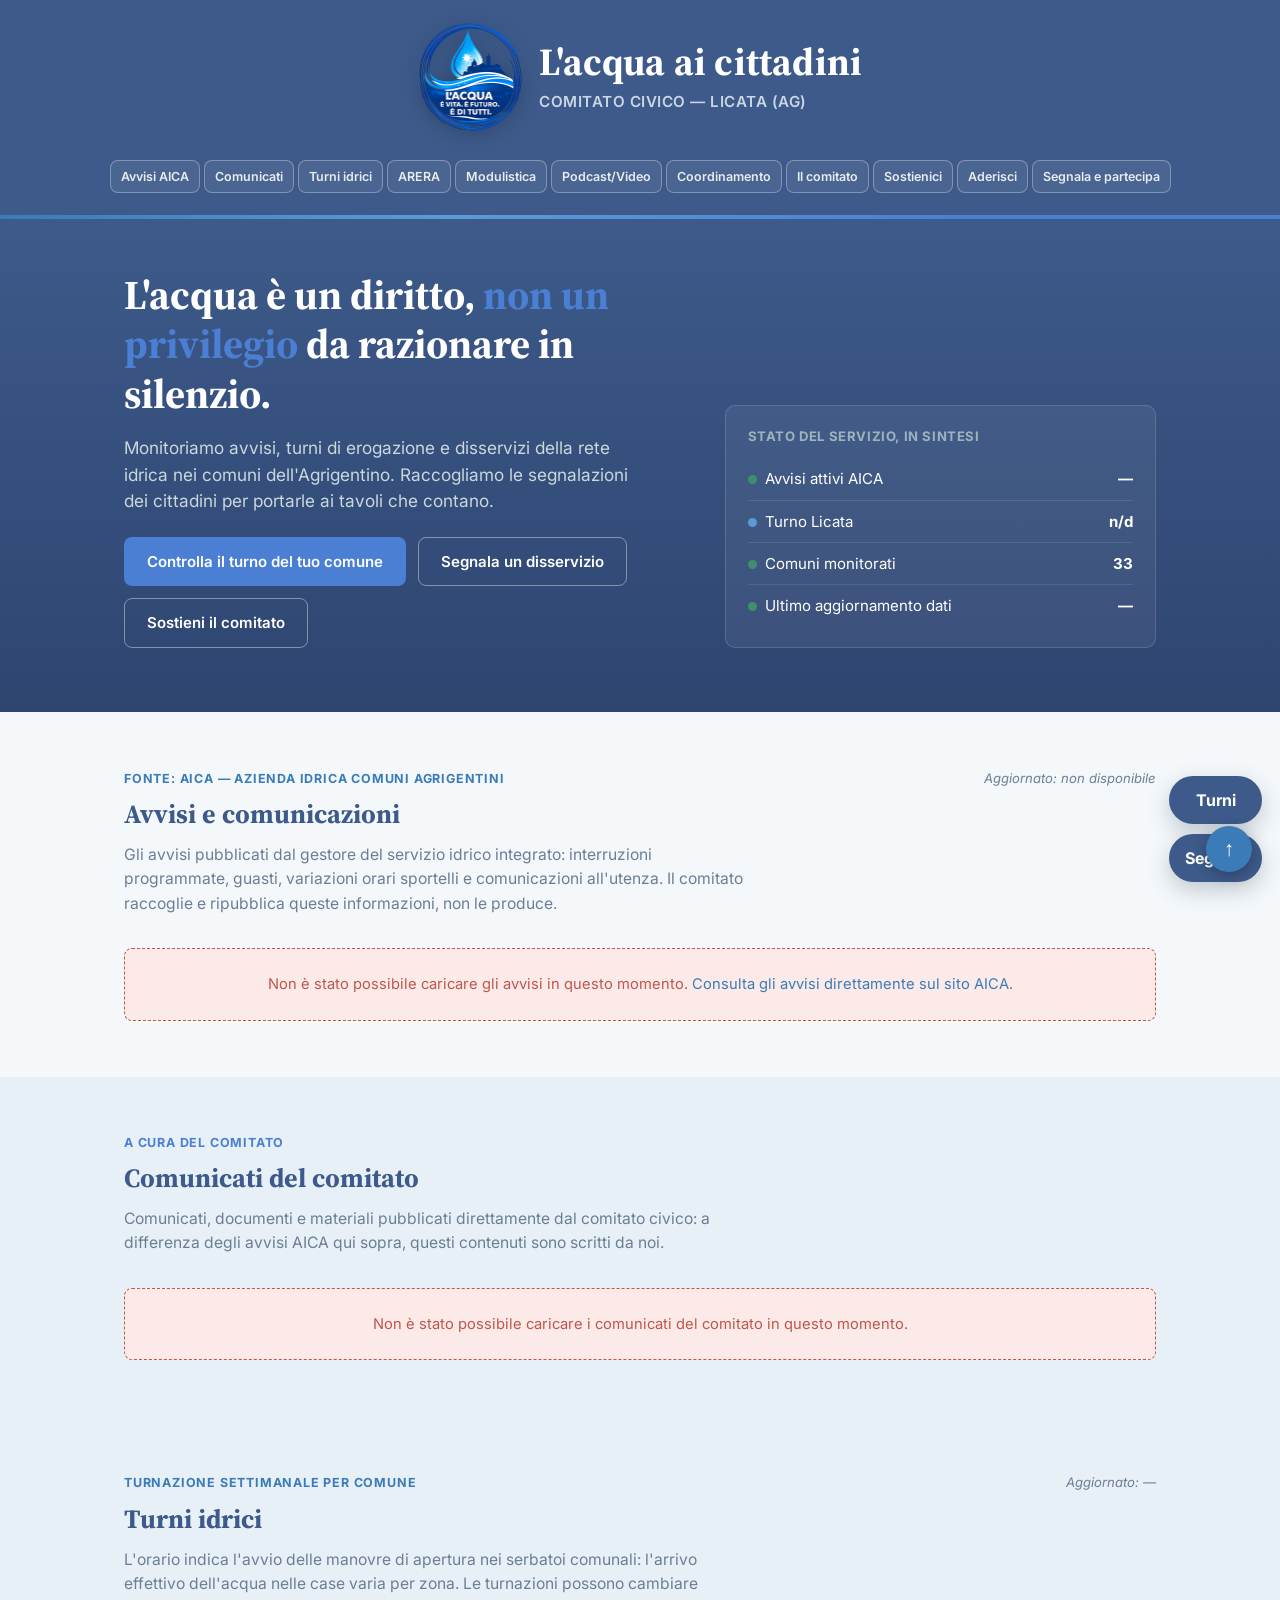
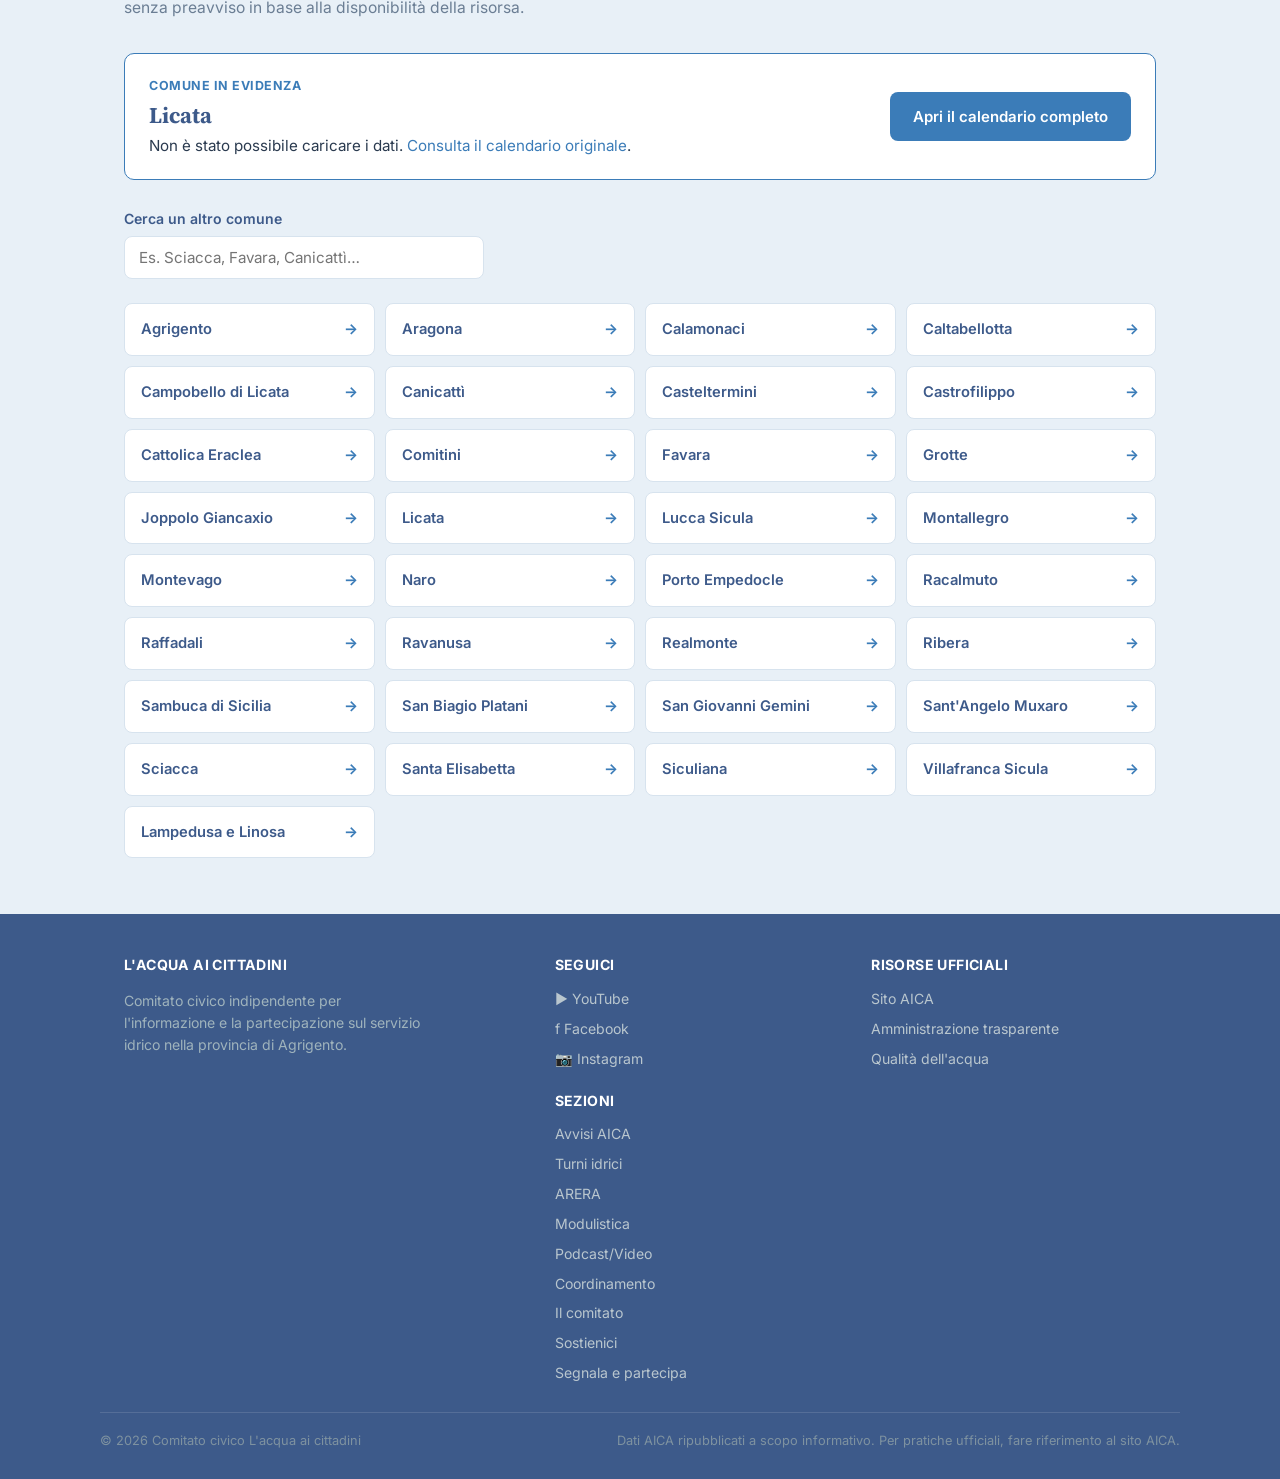
<file: index.html>
<!DOCTYPE html>
<html lang="it">
<head>
<meta charset="UTF-8">
<meta name="viewport" content="width=device-width, initial-scale=1.0">
<title>L'acqua ai cittadini — Comitato civico</title>
<meta name="description" content="Comitato civico L'acqua ai cittadini: avvisi AICA, turni idrici dei comuni agrigentini, segnalazioni e modulistica.">
<meta name="theme-color" content="#3D5A8A">
<meta name="robots" content="index,follow">
<link rel="canonical" href="https://lacquaaicittadini.it/">
<meta property="og:type" content="website">
<meta property="og:locale" content="it_IT">
<meta property="og:title" content="L'acqua ai cittadini — Comitato civico">
<meta property="og:description" content="Avvisi AICA, turni idrici, comunicati, modulistica e segnalazioni dei cittadini della provincia di Agrigento.">
<meta property="og:url" content="https://lacquaaicittadini.it/">
<meta name="twitter:card" content="summary_large_image">
<link rel="preconnect" href="https://fonts.googleapis.com">
<link rel="preconnect" href="https://fonts.gstatic.com" crossorigin>
<link href="https://fonts.googleapis.com/css2?family=Source+Serif+4:opsz,wght@8..60,400;8..60,600;8..60,700&family=Inter:wght@400;500;600;700&display=swap" rel="stylesheet">
<style>
  :root{
    --blu-marina:#3D5A8A;
    --blu-marina-scuro:#2E4570;
    --petrolio:#3B7CB8;
    --petrolio-chiaro:#5B9BD5;
    --accento:#4A7FD4;
    --accento-scuro:#3864B0;
    --avorio:#F4F8FB;
    --avorio-scuro:#E8F0F7;
    --bianco:#FFFFFF;
    --testo:#2A3A4F;
    --testo-tenue:#6B7E94;
    --confine:#D7E3EE;
    --critico:#C0564B;
    --critico-bg:#FBEAE7;
    --ok:#3F8F6F;
    --ok-bg:#E9F5EC;
    --radius:8px;
    --serif:'Source Serif 4', Georgia, serif;
    --sans:'Inter', system-ui, -apple-system, sans-serif;
  }

  *{box-sizing:border-box;}
  html{scroll-behavior:smooth;}
  body{
    margin:0;
    font-family:var(--sans);
    background:var(--avorio);
    color:var(--testo);
    line-height:1.55;
  }
  img{max-width:100%;display:block;}
  a{color:var(--petrolio);text-decoration:none;}
  a:hover{text-decoration:underline;}
  a:focus-visible, button:focus-visible, input:focus-visible, textarea:focus-visible, select:focus-visible{
    outline:3px solid var(--accento);
    outline-offset:2px;
  }

  .wrap{max-width:1080px;margin:0 auto;padding:0 24px;}

  /* ===== Barra annuncio critico (mostrata solo se ci sono avvisi urgenti) ===== */
  #barra-urgente{
    display:none;
    background:var(--critico);
    color:#fff;
    font-size:.92rem;
    font-weight:600;
    text-align:center;
    padding:10px 16px;
  }
  #barra-urgente a{color:#fff;text-decoration:underline;}

  /* ===== Header ===== */
  header.principale{
    background:var(--blu-marina);
    color:#fff;
    position:relative;
  }
  header.principale::after{
    content:"";
    display:block;
    height:4px;
    background:linear-gradient(90deg, var(--petrolio) 0%, var(--petrolio-chiaro) 35%, var(--accento) 75%, var(--accento) 100%);
  }
  .header-interno{
    display:flex;
    align-items:center;
    justify-content:center;
    padding:22px 24px;
    gap:28px;
    flex-wrap:wrap;
  }
  .logo-blocco{display:flex;align-items:center;gap:16px;}
  .logo-immagine{
    height:110px;width:auto;flex-shrink:0;
    filter:drop-shadow(0 3px 10px rgba(0,0,0,0.25));
  }
  .logo-testo h1{
    font-family:var(--serif);
    font-size:2.4rem;
    font-weight:700;
    margin:0;
    letter-spacing:.2px;
    line-height:1.15;
  }
  .logo-testo p{
    margin:6px 0 0;
    font-size:.95rem;
    color:#C9D6E4;
    letter-spacing:.5px;
    text-transform:uppercase;
    font-weight:600;
  }
  nav.principale{display:flex;gap:4px;flex-wrap:wrap;justify-content:center;width:100%;}
  nav.principale a{
    color:#E7ECEE;
    font-size:.78rem;
    font-weight:600;
    padding:6px 10px;
    border-radius:var(--radius);
    border:1.5px solid rgba(255,255,255,0.30);
    background:rgba(255,255,255,0.07);
    transition:background .15s ease, border-color .15s ease;
    white-space:nowrap;
  }
  nav.principale a:hover{
    background:rgba(255,255,255,0.18);
    border-color:rgba(255,255,255,0.60);
    text-decoration:none;
  }

  /* ===== Navigazione a "pagine": una sezione alla volta ===== */
  .pagina-nascosta{display:none !important;}
  nav.principale a.voce-attiva{
    background:rgba(255,255,255,0.28);
    border-color:rgba(255,255,255,0.85);
  }
  .logo-blocco{cursor:pointer;}

  /* ===== Paginazione elenchi ===== */
  .paginazione{
    display:flex;flex-wrap:wrap;gap:6px;justify-content:center;align-items:center;
    margin-top:22px;
  }
  .paginazione button{
    font:inherit;font-size:.85rem;font-weight:600;cursor:pointer;
    min-width:38px;padding:7px 12px;border-radius:var(--radius);
    border:1.5px solid var(--confine);background:#fff;color:var(--testo);
  }
  .paginazione button:hover:not(:disabled){border-color:var(--petrolio);}
  .paginazione button.corrente{background:var(--petrolio);border-color:var(--petrolio);color:#fff;}
  .paginazione button:disabled{opacity:.45;cursor:default;}
  .paginazione .info-pagina{width:100%;text-align:center;font-size:.8rem;color:var(--testo-tenue);margin-top:4px;}
  .torna-home{padding-top:18px;padding-bottom:0;}
  .torna-home a{
    display:inline-block;font-size:.85rem;font-weight:600;
    padding:6px 12px;border-radius:var(--radius);
    border:1.5px solid currentColor;
  }

  /* ===== Hero ===== */
  .hero{
    background:linear-gradient(180deg, var(--blu-marina) 0%, var(--blu-marina-scuro) 100%);
    color:#fff;
    padding:52px 24px 64px;
  }
  .hero-grid{
    display:grid;
    grid-template-columns:1.3fr 1fr;
    gap:40px;
    align-items:end;
  }
  .hero h2{
    font-family:var(--serif);
    font-size:clamp(1.9rem, 3.2vw, 2.7rem);
    line-height:1.2;
    margin:0 0 16px;
    font-weight:700;
  }
  .hero h2 em{color:var(--accento);font-style:normal;}
  .hero p.lead{
    font-size:1.08rem;
    color:#CBD7DC;
    max-width:46ch;
    margin:0 0 22px;
  }
  .hero-azioni{display:flex;gap:12px;flex-wrap:wrap;}
  .btn{
    display:inline-block;
    font-family:var(--sans);
    font-weight:600;
    font-size:.94rem;
    padding:12px 22px;
    border-radius:var(--radius);
    border:1.5px solid transparent;
    cursor:pointer;
    transition:transform .12s ease, box-shadow .12s ease;
  }
  .btn:hover{text-decoration:none;}
  .btn-primario{background:var(--accento);color:#fff;}
  .btn-primario:hover{background:var(--accento-scuro);}
  .btn-secondario{background:transparent;border-color:rgba(255,255,255,.4);color:#fff;}
  .btn-secondario:hover{background:rgba(255,255,255,.08);}

  .hero-pannello{
    background:rgba(255,255,255,0.06);
    border:1px solid rgba(255,255,255,0.14);
    border-radius:10px;
    padding:20px 22px;
  }
  .hero-pannello h3{
    font-size:.82rem;
    text-transform:uppercase;
    letter-spacing:.6px;
    color:#9FB3BC;
    margin:0 0 12px;
    font-weight:700;
  }
  .stato-riga{
    display:flex;
    justify-content:space-between;
    align-items:center;
    padding:9px 0;
    border-bottom:1px solid rgba(255,255,255,0.10);
    font-size:.94rem;
  }
  .stato-riga:last-child{border-bottom:none;}
  .pallino{
    width:9px;height:9px;border-radius:50%;
    display:inline-block;margin-right:8px;
    background:var(--ok);
  }
  .pallino.allerta{background:var(--petrolio-chiaro);}
  .pallino.critico{background:var(--critico);}

  /* ===== ARERA ===== */
  .tab-arera{display:flex;gap:8px;margin-bottom:24px;flex-wrap:wrap;}
  .tab-arera-btn{
    background:#fff;border:1.5px solid var(--confine);
    padding:9px 18px;border-radius:999px;
    font-weight:600;font-size:.88rem;color:var(--testo-tenue);
    cursor:pointer;font-family:var(--sans);
  }
  .tab-arera-btn.attivo{background:var(--petrolio);border-color:var(--petrolio);color:#fff;}
  .tab-arera-pannello{display:none;}
  .tab-arera-pannello.attivo{display:block;}
  #lista-arera-comunicati, #lista-arera-delibere{display:grid;gap:12px;}
  .scheda-arera{
    background:#fff;border:1px solid var(--confine);
    border-left:4px solid var(--petrolio-chiaro);
    border-radius:var(--radius);padding:16px 18px;
  }
  .scheda-arera .meta{font-size:.78rem;color:var(--testo-tenue);text-transform:uppercase;letter-spacing:.4px;margin-bottom:5px;font-weight:600;}
  .scheda-arera h3{font-size:1rem;margin:0 0 6px;font-family:var(--serif);color:var(--blu-marina);}
  .scheda-arera a.leggi{font-size:.88rem;font-weight:600;color:var(--petrolio);}

  /* ===== Modulistica ===== */
  .tab-modulistica{display:flex;gap:8px;margin-bottom:24px;flex-wrap:wrap;}
  .tab-mod-btn{
    background:#fff;border:1.5px solid var(--confine);
    padding:9px 18px;border-radius:999px;
    font-weight:600;font-size:.88rem;color:var(--testo-tenue);
    cursor:pointer;font-family:var(--sans);
  }
  .tab-mod-btn.attivo{background:var(--accento);border-color:var(--accento);color:#fff;}
  .tab-mod-pannello{display:none;}
  .tab-mod-pannello.attivo{display:block;}
  .griglia-modulistica{display:grid;grid-template-columns:repeat(auto-fill,minmax(280px,1fr));gap:14px;}
  .scheda-mod{
    background:#fff;border:1px solid var(--confine);
    border-radius:var(--radius);padding:18px 20px;
  }
  .scheda-mod .badge{
    display:inline-block;font-size:.72rem;font-weight:700;letter-spacing:.4px;
    text-transform:uppercase;padding:3px 10px;border-radius:999px;margin-bottom:10px;
  }
  .badge-documento{background:#E8F0FB;color:var(--petrolio);}
  .badge-modulo{background:#E8F5EF;color:var(--ok);}
  .scheda-mod h4{margin:0 0 6px;font-size:.96rem;color:var(--blu-marina);font-family:var(--serif);}
  .scheda-mod p{margin:0 0 12px;font-size:.85rem;color:var(--testo-tenue);}

  /* ===== Social links ===== */
  .social-links{display:flex;gap:10px;flex-wrap:wrap;margin-top:6px;}
  .social-btn{
    display:inline-flex;align-items:center;gap:7px;
    padding:8px 14px;border-radius:999px;
    font-size:.85rem;font-weight:600;font-family:var(--sans);
    text-decoration:none;transition:opacity .15s ease;
  }
  .social-btn:hover{opacity:.85;text-decoration:none;}
  .social-btn.youtube{background:#FF0000;color:#fff;}
  .social-btn.facebook{background:#1877F2;color:#fff;}
  .social-btn.instagram{background:linear-gradient(45deg,#f09433,#e6683c,#dc2743,#cc2366,#bc1888);color:#fff;}

  /* ===== Coordinamento Tecnico ===== */
  .griglia-membri{display:grid;grid-template-columns:repeat(auto-fill,minmax(260px,1fr));gap:16px;margin-bottom:12px;}
  .scheda-membro{
    background:#fff;border:1px solid var(--confine);border-radius:10px;
    padding:20px;display:flex;gap:14px;align-items:flex-start;
  }
  .avatar-membro{
    width:48px;height:48px;border-radius:50%;flex-shrink:0;
    background:var(--petrolio);color:#fff;
    display:flex;align-items:center;justify-content:center;
    font-size:1.2rem;font-weight:700;font-family:var(--serif);
  }
  .avatar-membro img{width:100%;height:100%;border-radius:50%;object-fit:cover;}
  .info-membro h4{margin:0 0 4px;font-size:.98rem;color:var(--blu-marina);font-family:var(--serif);}
  .info-membro .ruolo{font-size:.82rem;color:var(--petrolio);font-weight:600;margin-bottom:5px;}
  .info-membro .competenze{font-size:.82rem;color:var(--testo-tenue);margin-bottom:6px;}
  .info-membro a{font-size:.82rem;}

  .griglia-doc-tecnici{display:grid;gap:12px;}
  .scheda-doc-tecnico{
    background:#fff;border:1px solid var(--confine);
    border-left:4px solid var(--accento);
    border-radius:var(--radius);padding:16px 18px;
    display:flex;justify-content:space-between;align-items:center;gap:16px;flex-wrap:wrap;
  }
  .scheda-doc-tecnico .meta{font-size:.78rem;color:var(--testo-tenue);text-transform:uppercase;letter-spacing:.4px;margin-bottom:4px;font-weight:600;}
  .scheda-doc-tecnico h4{margin:0 0 4px;font-size:.96rem;color:var(--blu-marina);font-family:var(--serif);}
  .scheda-doc-tecnico p{margin:0;font-size:.84rem;color:var(--testo-tenue);}

  /* ===== Direttivo e Statuto ===== */
  .griglia-direttivo{display:grid;grid-template-columns:repeat(auto-fill,minmax(200px,1fr));gap:12px;margin-top:8px;}
  .scheda-direttivo{
    background:#fff;border:1px solid var(--confine);border-radius:var(--radius);
    padding:16px 18px;text-align:center;
  }
  .scheda-direttivo .iniziale-dir{
    width:48px;height:48px;border-radius:50%;
    background:var(--petrolio);color:#fff;
    display:flex;align-items:center;justify-content:center;
    font-size:1.2rem;font-weight:700;font-family:var(--serif);
    margin:0 auto 10px;
  }
  .scheda-direttivo h4{margin:0 0 4px;font-size:.96rem;color:var(--blu-marina);font-family:var(--serif);}
  .scheda-direttivo .ruolo-dir{font-size:.82rem;color:var(--petrolio);font-weight:600;}

  .testo-statuto{
    background:#fff;border:1px solid var(--confine);border-radius:10px;
    padding:28px 32px;max-width:760px;
  }
  .testo-statuto h4{font-family:var(--serif);color:var(--blu-marina);font-size:1.05rem;margin:20px 0 8px;}
  .testo-statuto h4:first-child{margin-top:0;}
  .testo-statuto p{font-size:.92rem;color:var(--testo);line-height:1.65;margin:0 0 10px;}

  /* ===== Sezioni generiche ===== */
  section{padding:56px 24px;}
  section.alt{background:var(--avorio-scuro);}
  .titolo-sezione{
    display:flex;
    align-items:baseline;
    justify-content:space-between;
    flex-wrap:wrap;
    gap:12px;
    margin-bottom:8px;
  }
  .titolo-sezione h2{
    font-family:var(--serif);
    font-size:1.65rem;
    margin:0;
    color:var(--blu-marina);
  }
  .titolo-sezione .eyebrow{
    font-size:.78rem;
    font-weight:700;
    letter-spacing:.8px;
    text-transform:uppercase;
    color:var(--petrolio);
    display:block;
    margin-bottom:6px;
  }
  .sotto-titolo{
    color:var(--testo-tenue);
    max-width:62ch;
    margin:0 0 32px;
    font-size:.98rem;
  }
  .aggiornato{
    font-size:.82rem;
    color:var(--testo-tenue);
    font-style:italic;
  }

  /* ===== Avvisi AICA ===== */
  #lista-avvisi{display:grid;gap:14px;}
  .scheda-avviso{
    background:#fff;
    border:1px solid var(--confine);
    border-left:4px solid var(--petrolio);
    border-radius:var(--radius);
    padding:18px 20px;
  }
  .scheda-avviso.urgente{border-left-color:var(--critico);}
  .scheda-avviso .meta{
    font-size:.78rem;
    color:var(--testo-tenue);
    text-transform:uppercase;
    letter-spacing:.4px;
    margin-bottom:6px;
    font-weight:600;
  }
  .scheda-avviso h3{
    font-size:1.05rem;
    margin:0 0 8px;
    font-family:var(--serif);
    font-weight:600;
    color:var(--blu-marina);
  }
  .scheda-avviso p{margin:0 0 10px;font-size:.94rem;color:var(--testo);}
  .scheda-avviso a.leggi{font-size:.88rem;font-weight:600;}
  .placeholder-caricamento, .placeholder-errore{
    background:#fff;border:1px dashed var(--confine);border-radius:var(--radius);
    padding:24px;text-align:center;color:var(--testo-tenue);font-size:.92rem;
  }
  .placeholder-errore{border-color:var(--critico);color:var(--critico);background:var(--critico-bg);}

  /* ===== Comunicati del comitato ===== */
  #lista-comunicati-comitato{display:grid;gap:14px;}
  .scheda-comunicato{
    background:#fff;
    border:1px solid var(--confine);
    border-left:4px solid var(--accento);
    border-radius:var(--radius);
    padding:18px 20px;
  }
  .scheda-comunicato .meta{
    font-size:.78rem;
    color:var(--testo-tenue);
    text-transform:uppercase;
    letter-spacing:.4px;
    margin-bottom:6px;
    font-weight:600;
  }
  .scheda-comunicato h3{
    font-size:1.05rem;
    margin:0 0 8px;
    font-family:var(--serif);
    font-weight:600;
    color:var(--blu-marina);
  }
  .scheda-comunicato p{margin:0 0 12px;font-size:.94rem;color:var(--testo);white-space:pre-line;}
  .allegato-comunicato{margin-top:12px;}
  .allegato-comunicato iframe{
    width:100%;
    height:320px;
    border:1px solid var(--confine);
    border-radius:var(--radius);
  }
  .allegato-link{
    display:inline-flex;
    align-items:center;
    gap:6px;
    font-size:.88rem;
    font-weight:600;
    color:var(--accento-scuro);
    border:1.5px solid var(--accento);
    padding:8px 14px;
    border-radius:999px;
  }
  .allegato-link:hover{background:var(--accento);color:#fff;text-decoration:none;}

  .player-podcast{margin-top:12px;}
  .player-podcast iframe{
    width:100%;
    height:110px;
    border:1px solid var(--confine);
    border-radius:var(--radius);
  }

  /* ===== Turni idrici ===== */
  .barra-comune-evidenza{
    background:#fff;
    border:1.5px solid var(--petrolio);
    border-radius:10px;
    padding:22px 24px;
    margin-bottom:28px;
    display:flex;
    justify-content:space-between;
    align-items:center;
    gap:20px;
    flex-wrap:wrap;
  }
  .barra-comune-evidenza .etichetta{
    font-size:.78rem;
    text-transform:uppercase;
    letter-spacing:.5px;
    color:var(--petrolio);
    font-weight:700;
    margin:0 0 4px;
  }
  .barra-comune-evidenza h3{
    margin:0;
    font-family:var(--serif);
    font-size:1.4rem;
    color:var(--blu-marina);
  }
  #riepilogo-licata{font-size:.95rem;color:var(--testo);}

  .ricerca-comune{
    margin-bottom:24px;
  }
  .ricerca-comune input{
    width:100%;
    max-width:360px;
    padding:11px 14px;
    border:1.5px solid var(--confine);
    border-radius:var(--radius);
    font-size:.95rem;
    font-family:var(--sans);
    background:#fff;
  }
  .ricerca-comune input:focus{border-color:var(--petrolio);}

  .griglia-comuni{
    display:grid;
    grid-template-columns:repeat(auto-fill, minmax(220px, 1fr));
    gap:10px;
  }
  .scheda-comune{
    background:#fff;
    border:1px solid var(--confine);
    border-radius:var(--radius);
    padding:14px 16px;
    display:flex;
    justify-content:space-between;
    align-items:center;
    gap:10px;
    font-size:.92rem;
    font-weight:600;
    color:var(--blu-marina);
  }
  .scheda-comune .freccia{color:var(--petrolio);font-weight:700;}
  .scheda-comune:hover{border-color:var(--petrolio);}

  /* ===== Chi siamo ===== */
  .grid-due{display:grid;grid-template-columns:1.1fr .9fr;gap:40px;align-items:start;}
  .blocco-obiettivi{display:grid;gap:16px;margin-top:20px;}
  .obiettivo{
    background:#fff;border:1px solid var(--confine);border-radius:var(--radius);
    padding:16px 18px;
  }
  .obiettivo h4{margin:0 0 6px;font-size:.98rem;color:var(--blu-marina);font-family:var(--serif);}
  .obiettivo p{margin:0;font-size:.9rem;color:var(--testo-tenue);}
  .scheda-contatto{
    background:var(--blu-marina);color:#fff;border-radius:10px;padding:26px 24px;
  }
  .scheda-contatto h3{font-family:var(--serif);margin:0 0 14px;font-size:1.2rem;}
  .scheda-contatto .riga{display:flex;gap:10px;margin-bottom:12px;font-size:.92rem;color:#CBD7DC;}
  .scheda-contatto .riga strong{color:#fff;display:block;font-size:.84rem;text-transform:uppercase;letter-spacing:.3px;margin-bottom:2px;}
  .scheda-contatto a{color:#A9C6EE;}

  /* ===== Adesione al comitato ===== */
  .riquadro-atto{
    background:#fff;border:1px solid var(--confine);border-radius:10px;
    padding:22px 24px;margin-bottom:18px;
  }
  .riquadro-atto h4{
    margin:0 0 12px;font-family:var(--serif);color:var(--blu-marina);font-size:1.05rem;
  }
  .testo-atto{
    max-height:280px;overflow-y:auto;padding-right:6px;
  }
  .testo-atto p{font-size:.88rem;color:var(--testo);margin:0 0 10px;line-height:1.55;}
  .testo-atto p:last-child{margin-bottom:0;}

  .riquadro-privacy{
    background:var(--avorio);border:1px solid var(--confine);border-radius:10px;
    padding:16px 20px;
  }
  .riquadro-privacy summary{
    cursor:pointer;font-weight:600;color:var(--blu-marina);font-size:.92rem;
    list-style:revert;
  }
  .riquadro-privacy[open] summary{margin-bottom:12px;}
  .testo-privacy p{font-size:.84rem;color:var(--testo);margin:0 0 10px;line-height:1.55;}
  .testo-privacy p:last-child{margin-bottom:0;}

  .campo-checkbox{display:flex;}
  .etichetta-checkbox{
    display:flex;align-items:flex-start;gap:10px;cursor:pointer;
    font-size:.88rem;color:var(--testo);font-weight:400;
  }
  .etichetta-checkbox input[type="checkbox"]{
    width:18px;height:18px;flex-shrink:0;margin-top:2px;accent-color:var(--accento);cursor:pointer;
  }

  /* ===== Segnalazioni / modulistica ===== */
  .tab-bar{display:flex;gap:8px;margin-bottom:28px;flex-wrap:wrap;}
  .tab-btn{
    background:#fff;border:1.5px solid var(--confine);
    padding:10px 18px;border-radius:999px;
    font-weight:600;font-size:.88rem;color:var(--testo-tenue);
    cursor:pointer;font-family:var(--sans);
  }
  .tab-btn.attivo{background:var(--petrolio);border-color:var(--petrolio);color:#fff;}
  .tab-pannello{display:none;}
  .tab-pannello.attivo{display:block;}

  form.segnalazione{
    background:#fff;border:1px solid var(--confine);border-radius:10px;
    padding:28px;max-width:640px;
  }
  .campo{margin-bottom:18px;}
  .campo label{display:block;font-size:.88rem;font-weight:600;color:var(--blu-marina);margin-bottom:6px;}
  .campo input, .campo select, .campo textarea{
    width:100%;padding:11px 13px;border:1.5px solid var(--confine);
    border-radius:var(--radius);font-family:var(--sans);font-size:.94rem;
    background:var(--avorio);
  }
  .campo input:focus, .campo select:focus, .campo textarea:focus{border-color:var(--petrolio);background:#fff;}
  .campo textarea{min-height:110px;resize:vertical;}
  .campo-doppio{display:grid;grid-template-columns:1fr 1fr;gap:16px;}
  .nota-campo{font-size:.8rem;color:var(--testo-tenue);margin-top:4px;}
  #esito-segnalazione, #esito-adesione{
    margin-top:16px;padding:13px 16px;border-radius:var(--radius);font-size:.9rem;display:none;
  }
  #esito-segnalazione.ok, #esito-adesione.ok{display:block;background:var(--ok-bg);color:var(--ok);border:1px solid var(--ok);}
  #esito-segnalazione.errore, #esito-adesione.errore{display:block;background:var(--critico-bg);color:var(--critico);border:1px solid var(--critico);}

  .griglia-moduli{display:grid;grid-template-columns:repeat(auto-fill, minmax(260px,1fr));gap:14px;}
  .scheda-modulo{
    background:#fff;border:1px solid var(--confine);border-radius:var(--radius);
    padding:18px 20px;
  }
  .scheda-modulo h4{margin:0 0 6px;font-size:.96rem;color:var(--blu-marina);}
  .scheda-modulo p{margin:0 0 12px;font-size:.85rem;color:var(--testo-tenue);}

  /* ===== Footer ===== */
  footer{
    background:var(--blu-marina);color:#B9C6CE;padding:40px 24px 28px;font-size:.88rem;
  }
  footer .wrap{display:grid;grid-template-columns:1.4fr 1fr 1fr;gap:32px;}
  footer h5{color:#fff;font-size:.88rem;text-transform:uppercase;letter-spacing:.4px;margin:0 0 12px;}
  footer a{color:#B9C6CE;}
  footer a:hover{color:#fff;}
  footer ul{list-style:none;padding:0;margin:0;display:grid;gap:8px;}
  .footer-base{
    border-top:1px solid rgba(255,255,255,.12);
    margin-top:28px;padding-top:18px;
    max-width:1080px;margin-left:auto;margin-right:auto;
    display:flex;justify-content:space-between;flex-wrap:wrap;gap:8px;
    font-size:.8rem;color:#7E92A0;
  }

/* ===== Torna su ===== */
  #torna-su{
    position:fixed;
    bottom:28px;
    right:28px;
    width:46px;height:46px;
    background:var(--petrolio);
    color:#fff;
    border:none;
    border-radius:50%;
    font-size:1.3rem;
    cursor:pointer;
    box-shadow:0 4px 14px rgba(0,0,0,0.25);
    display:flex;align-items:center;justify-content:center;
    opacity:1;
    pointer-events:auto;
    transition:opacity .25s ease, transform .25s ease;
    z-index:9999;
  }
  #torna-su.visibile{opacity:1;pointer-events:auto;}
  #torna-su:hover{background:var(--accento);transform:translateY(-3px);}

  /* ===== Skip link ===== */
  .skip-link{
    position:absolute;left:-999px;top:0;background:var(--accento);color:#fff;
    padding:10px 16px;z-index:999;border-radius:0 0 6px 0;
  }
  .skip-link:focus{left:0;}

  /* ===== Hamburger button ===== */
  .hamburger{
    display:none;
    background:rgba(255,255,255,0.10);
    border:1.5px solid rgba(255,255,255,0.35);
    border-radius:var(--radius);
    color:#fff;
    font-size:1.4rem;
    line-height:1;
    padding:8px 12px;
    cursor:pointer;
    transition:background .15s ease;
    align-self:center;
  }
  .hamburger:hover{background:rgba(255,255,255,0.22);}

  @media (max-width:780px){
    .hero-grid{grid-template-columns:1fr;}
    .grid-due{grid-template-columns:1fr;}
    .campo-doppio{grid-template-columns:1fr;}
    footer .wrap{grid-template-columns:1fr;}

    .header-interno{
      flex-direction:column;
      align-items:center;
      text-align:center;
      padding:18px 16px 0;
      gap:16px;
    }

    /* Hamburger visibile su mobile */
    .hamburger{display:block;}

    /* Nav chiuso di default su mobile */
    nav.principale{
      display:flex;
      flex-direction:column;
      align-items:stretch;
      width:100%;
      max-height:0;
      overflow:hidden;
      transition:max-height .28s ease, padding .28s ease;
      padding:0 0;
      gap:6px;
    }
    nav.principale.aperto{
      max-height:400px;
      padding:12px 0 16px;
    }
    nav.principale a{
      text-align:center;
      padding:12px 16px;
      font-size:1rem;
    }
  }


  /* ===== Sostieni il comitato ===== */
  .sostieni-box{
    display:grid;grid-template-columns:1fr;gap:28px;align-items:stretch;
    background:linear-gradient(135deg,var(--blu-marina),var(--blu-marina-scuro));
    color:#fff;border-radius:14px;padding:32px;box-shadow:0 18px 40px rgba(46,69,112,.18);
  }
  .sostieni-box h2{color:#fff!important;margin-top:0;}
  .sostieni-box p{color:#DCE7F3;max-width:62ch;}
  .azioni-fisse{position:fixed;right:18px;bottom:18px;z-index:80;display:grid;gap:10px;}
  .azione-fissa{display:flex;align-items:center;justify-content:center;min-width:48px;height:48px;padding:0 16px;border-radius:999px;background:var(--blu-marina);color:#fff!important;font-weight:700;box-shadow:0 8px 22px rgba(42,58,79,.25);text-decoration:none!important;}
  .azione-fissa:hover{background:var(--blu-marina-scuro);transform:translateY(-1px);}
  @media(max-width:780px){
    .sostieni-box{grid-template-columns:1fr;padding:24px 20px;}
    .azioni-fisse{right:12px;bottom:12px}.azione-fissa{min-width:44px;height:44px;padding:0 13px;font-size:.86rem;}
  }

</style>
</head>
<body>

<a href="#contenuto" class="skip-link">Vai al contenuto</a>

<div id="barra-urgente" role="alert">
  <span id="testo-barra-urgente"></span>
</div>

<header class="principale">
  <div class="header-interno wrap" style="padding-left:0;padding-right:0;">
    <div class="logo-blocco">
      <img src="[data-uri]" alt="Simbolo del comitato: bilancia con goccia d acqua" class="logo-immagine">
      <div class="logo-testo">
        <h1>L'acqua ai cittadini</h1>
        <p>Comitato civico — Licata (AG)</p>
      </div>
    </div>
    <button class="hamburger" id="btn-hamburger" aria-label="Apri/chiudi menu" aria-expanded="false" aria-controls="nav-principale">☰</button>
    <nav class="principale" id="nav-principale" aria-label="Navigazione principale">
      <a href="#avvisi">Avvisi AICA</a>
      <a href="#comunicati-comitato">Comunicati</a>
      <a href="#turni">Turni idrici</a>
      <a href="#arera">ARERA</a>
      <a href="#modulistica">Modulistica</a>
      <a href="#podcast">Podcast/Video</a>
      <a href="#coordinamento">Coordinamento</a>
      <a href="#chi-siamo">Il comitato</a>
      <a href="#sostieni">Sostienici</a>
    <a href="#aderisci">Aderisci</a>
      <a href="#partecipa">Segnala e partecipa</a>
    </nav>
  </div>
</header>

<section class="hero" id="contenuto">
  <div class="wrap hero-grid">
    <div>
      <h2>L'acqua è un diritto, <em>non un privilegio</em> da razionare in silenzio.</h2>
      <p class="lead">Monitoriamo avvisi, turni di erogazione e disservizi della rete idrica nei comuni dell'Agrigentino. Raccogliamo le segnalazioni dei cittadini per portarle ai tavoli che contano.</p>
      <div class="hero-azioni">
        <a href="#turni" class="btn btn-primario">Controlla il turno del tuo comune</a>
        <a href="#partecipa" class="btn btn-secondario">Segnala un disservizio</a>
        <a href="#sostieni" class="btn btn-secondario">Sostieni il comitato</a>
      </div>
    </div>
    <div class="hero-pannello">
      <h3>Stato del servizio, in sintesi</h3>
      <div class="stato-riga">
        <span><span class="pallino" id="pallino-avvisi"></span>Avvisi attivi AICA</span>
        <strong id="conteggio-avvisi">—</strong>
      </div>
      <div class="stato-riga">
        <span><span class="pallino" id="pallino-licata"></span>Turno Licata</span>
        <strong id="stato-licata">—</strong>
      </div>
      <div class="stato-riga">
        <span><span class="pallino"></span>Comuni monitorati</span>
        <strong>33</strong>
      </div>
      <div class="stato-riga">
        <span><span class="pallino"></span>Ultimo aggiornamento dati</span>
        <strong id="orario-aggiornamento-hero">—</strong>
      </div>
    </div>
  </div>
</section>

<!-- ===================== AVVISI AICA ===================== -->
<section id="avvisi">
  <div class="wrap">
    <div class="titolo-sezione">
      <div>
        <span class="eyebrow">Fonte: AICA — Azienda Idrica Comuni Agrigentini</span>
        <h2>Avvisi e comunicazioni</h2>
      </div>
      <span class="aggiornato">Aggiornato: <span id="orario-avvisi">—</span></span>
    </div>
    <p class="sotto-titolo">Gli avvisi pubblicati dal gestore del servizio idrico integrato: interruzioni programmate, guasti, variazioni orari sportelli e comunicazioni all'utenza. Il comitato raccoglie e ripubblica queste informazioni, non le produce.</p>
    <div id="lista-avvisi">
      <div class="placeholder-caricamento">Caricamento avvisi in corso…</div>
    </div>
  </div>
</section>

<!-- ===================== COMUNICATI DEL COMITATO ===================== -->
<section class="alt" id="comunicati-comitato">
  <div class="wrap">
    <div class="titolo-sezione">
      <div>
        <span class="eyebrow" style="color:var(--accento);">A cura del comitato</span>
        <h2>Comunicati del comitato</h2>
      </div>
    </div>
    <p class="sotto-titolo">Comunicati, documenti e materiali pubblicati direttamente dal comitato civico: a differenza degli avvisi AICA qui sopra, questi contenuti sono scritti da noi.</p>
    <div id="lista-comunicati-comitato">
      <div class="placeholder-caricamento">Caricamento comunicati in corso…</div>
    </div>
  </div>
</section>

<!-- ===================== TURNI IDRICI ===================== -->
<section class="alt" id="turni">
  <div class="wrap">
    <div class="titolo-sezione">
      <div>
        <span class="eyebrow">Turnazione settimanale per comune</span>
        <h2>Turni idrici</h2>
      </div>
      <span class="aggiornato">Aggiornato: <span id="orario-turni">—</span></span>
    </div>
    <p class="sotto-titolo">L'orario indica l'avvio delle manovre di apertura nei serbatoi comunali: l'arrivo effettivo dell'acqua nelle case varia per zona. Le turnazioni possono cambiare senza preavviso in base alla disponibilità della risorsa.</p>

    <div class="barra-comune-evidenza">
      <div>
        <p class="etichetta">Comune in evidenza</p>
        <h3>Licata</h3>
        <div id="riepilogo-licata">Caricamento turni di Licata…</div>
      </div>
      <a href="#" id="link-foglio-licata" target="_blank" rel="noopener" class="btn btn-primario" style="background:var(--petrolio);">Apri il calendario completo</a>
    </div>

    <div class="ricerca-comune">
      <label for="campo-ricerca-comune" style="display:block;font-weight:600;font-size:.88rem;margin-bottom:6px;color:var(--blu-marina);">Cerca un altro comune</label>
      <input type="text" id="campo-ricerca-comune" placeholder="Es. Sciacca, Favara, Canicattì…" autocomplete="off">
    </div>

    <div class="griglia-comuni" id="griglia-comuni">
      <!-- generato via JS -->
    </div>
  </div>
</section>

<!-- ===================== ARERA ===================== -->
<section class="alt" id="arera">
  <div class="wrap">
    <div class="titolo-sezione">
      <div>
        <span class="eyebrow">Autorità di Regolazione per Energia Reti e Ambiente</span>
        <h2>ARERA — Notizie e provvedimenti</h2>
      </div>
      <span class="aggiornato">Aggiornato: <span id="orario-arera">—</span></span>
    </div>
    <p class="sotto-titolo">Comunicati stampa e delibere di ARERA relativi al servizio idrico integrato. I dati sono scaricati automaticamente dal sito istituzionale arera.it e aggiornati ogni 6 ore.</p>

    <div class="tab-arera">
      <button class="tab-arera-btn attivo" data-tab="tab-arera-comunicati">Comunicati stampa</button>
      <button class="tab-arera-btn" data-tab="tab-arera-delibere">Delibere e atti</button>
    </div>

    <div class="tab-arera-pannello attivo" id="tab-arera-comunicati">
      <div id="lista-arera-comunicati">
        <div class="placeholder-caricamento">Caricamento comunicati ARERA…</div>
      </div>
    </div>
    <div class="tab-arera-pannello" id="tab-arera-delibere">
      <div id="lista-arera-delibere">
        <div class="placeholder-caricamento">Caricamento delibere ARERA…</div>
      </div>
    </div>

    <p style="margin-top:20px;font-size:.84rem;color:var(--testo-tenue);">
      Per la consultazione completa degli atti e provvedimenti ARERA visita il sito ufficiale:
      <a href="https://www.arera.it/per-il-consumatore/acqua" target="_blank" rel="noopener">ARERA — Sezione Acqua →</a>
    </p>
  </div>
</section>

<!-- ===================== MODULISTICA ===================== -->
<section id="modulistica">
  <div class="wrap">
    <div class="titolo-sezione">
      <div>
        <span class="eyebrow">Documenti e moduli</span>
        <h2>Modulistica del comitato</h2>
      </div>
    </div>
    <p class="sotto-titolo">Documenti ufficiali prodotti dal comitato (esposti, istanze, lettere) e moduli che i cittadini possono scaricare e utilizzare per tutelare i propri diritti.</p>

    <div class="tab-modulistica">
      <button class="tab-mod-btn attivo" data-tab="tab-mod-documenti">Documenti del comitato</button>
      <button class="tab-mod-btn" data-tab="tab-mod-moduli">Moduli per i cittadini</button>
    </div>

    <div class="tab-mod-pannello attivo" id="tab-mod-documenti">
      <div class="griglia-modulistica" id="griglia-mod-documenti">
        <div class="placeholder-caricamento">Caricamento documenti…</div>
      </div>
    </div>
    <div class="tab-mod-pannello" id="tab-mod-moduli">
      <div class="griglia-modulistica" id="griglia-mod-moduli">
        <div class="placeholder-caricamento">Caricamento moduli…</div>
      </div>
    </div>
  </div>
</section>

<!-- ===================== PODCAST / VIDEO ===================== -->
<section class="alt" id="podcast">
  <div class="wrap">
    <div class="titolo-sezione">
      <div>
        <span class="eyebrow">Ascolta e guarda</span>
        <h2>Podcast &amp; Video</h2>
      </div>
    </div>
    <p class="sotto-titolo">Approfondimenti audio e video del comitato su acqua, turni idrici e trasparenza nel servizio idrico.</p>
    <div class="griglia-modulistica" id="griglia-podcast-video" style="grid-template-columns:1fr;gap:18px;max-width:680px;">
      <div class="placeholder-caricamento">Caricamento podcast e video…</div>
    </div>
  </div>
</section>

<!-- ===================== COORDINAMENTO TECNICO ===================== -->
<section id="coordinamento">
  <div class="wrap">
    <div class="titolo-sezione">
      <div>
        <span class="eyebrow">Il gruppo di lavoro</span>
        <h2>Coordinamento Tecnico</h2>
      </div>
    </div>
    <p class="sotto-titolo">Il coordinamento tecnico del comitato è composto da esperti e professionisti che supportano le attività di analisi, monitoraggio e documentazione sul servizio idrico integrato.</p>

    <div class="tab-bar" role="tablist" style="margin-bottom:28px;">
      <button class="tab-btn attivo" data-tab="tab-coord-membri" role="tab" aria-selected="true">Membri del coordinamento</button>
      <button class="tab-btn" data-tab="tab-coord-documenti" role="tab" aria-selected="false">Documenti tecnici</button>
    </div>

    <div class="tab-pannello attivo" id="tab-coord-membri">
      <div class="griglia-membri" id="griglia-coord-membri">
        <div class="placeholder-caricamento">Caricamento membri…</div>
      </div>
    </div>

    <div class="tab-pannello" id="tab-coord-documenti">
      <div class="griglia-doc-tecnici" id="griglia-coord-documenti">
        <div class="placeholder-caricamento">Caricamento documenti tecnici…</div>
      </div>
    </div>
  </div>
</section>

<!-- ===================== CHI SIAMO ===================== -->
<section id="chi-siamo">
  <div class="wrap">
    <span class="eyebrow">Il comitato</span>
    <h2 style="font-family:var(--serif);font-size:1.65rem;color:var(--blu-marina);margin:0 0 20px;">Il comitato</h2>

    <div class="tab-bar" role="tablist" style="margin-bottom:28px;">
      <button class="tab-btn attivo" data-tab="tab-chisiamo" role="tab" aria-selected="true">Chi siamo</button>
      <button class="tab-btn" data-tab="tab-direttivo" role="tab" aria-selected="false">Direttivo</button>
      <button class="tab-btn" data-tab="tab-statuto" role="tab" aria-selected="false">Statuto</button>
    </div>

    <!-- Chi siamo -->
    <div class="tab-pannello attivo" id="tab-chisiamo">
      <div class="grid-due">
        <div>
          <p style="color:var(--testo);max-width:60ch;">"L'acqua ai cittadini" è un comitato civico nato dall'esigenza di cittadini e cittadine della provincia di Agrigento di avere informazioni chiare, verificate e aggiornate sul servizio idrico, e uno spazio dove far sentire la propria voce su un bene comune essenziale.</p>
          <p style="color:var(--testo);max-width:60ch;">Non sostituiamo AICA né gli enti competenti: raccogliamo ciò che pubblicano, lo rendiamo più semplice da consultare, e raccogliamo le segnalazioni di chi vive ogni giorno i disservizi sul territorio.</p>
          <div class="blocco-obiettivi">
            <div class="obiettivo">
              <h4>Trasparenza sull'informazione</h4>
              <p>Rendere avvisi e turni idrici facili da trovare e da capire, in un solo posto, senza dover girare tra siti diversi.</p>
            </div>
            <div class="obiettivo">
              <h4>Voce ai cittadini</h4>
              <p>Raccogliere segnalazioni di disservizi, guasti e anomalie per portarle all'attenzione di AICA e delle amministrazioni comunali.</p>
            </div>
            <div class="obiettivo">
              <h4>Monitoraggio del territorio</h4>
              <p>Tenere una mappa aggiornata di ciò che succede comune per comune, per individuare pattern e criticità ricorrenti.</p>
            </div>
          </div>
        </div>
        <div class="scheda-contatto">
          <h3>Contatti del comitato</h3>
          <div class="riga"><div><strong>Email</strong><a href="mailto:info@lacquaaicittadini.it" style="color:#A9C6EE;">info@lacquaaicittadini.it</a></div></div>
          <div class="riga"><div><strong>PEC</strong><a href="mailto:comitato@pec.lacquaaicittadini.it" style="color:#A9C6EE;">comitato@pec.lacquaaicittadini.it</a></div></div>
          <div class="riga"><div><strong>Seguici sui social</strong>
            <div class="social-links" style="margin-top:8px;">
              <a href="https://www.youtube.com/@Comitatocivicolacquaaicittadin" target="_blank" rel="noopener" class="social-btn youtube">
                <svg width="16" height="16" viewBox="0 0 24 24" fill="currentColor"><path d="M23.498 6.186a3.016 3.016 0 0 0-2.122-2.136C19.505 3.545 12 3.545 12 3.545s-7.505 0-9.377.505A3.017 3.017 0 0 0 .502 6.186C0 8.07 0 12 0 12s0 3.93.502 5.814a3.016 3.016 0 0 0 2.122 2.136c1.871.505 9.376.505 9.376.505s7.505 0 9.377-.505a3.015 3.015 0 0 0 2.122-2.136C24 15.93 24 12 24 12s0-3.93-.502-5.814zM9.545 15.568V8.432L15.818 12l-6.273 3.568z"/></svg>
                YouTube
              </a>
              <a href="https://www.facebook.com/groups/996671253248504" target="_blank" rel="noopener" class="social-btn facebook">
                <svg width="16" height="16" viewBox="0 0 24 24" fill="currentColor"><path d="M24 12.073c0-6.627-5.373-12-12-12s-12 5.373-12 12c0 5.99 4.388 10.954 10.125 11.854v-8.385H7.078v-3.47h3.047V9.43c0-3.007 1.792-4.669 4.533-4.669 1.312 0 2.686.235 2.686.235v2.953H15.83c-1.491 0-1.956.925-1.956 1.874v2.25h3.328l-.532 3.47h-2.796v8.385C19.612 23.027 24 18.062 24 12.073z"/></svg>
                Facebook
              </a>
              <a href="https://www.instagram.com/lacquaaicittadini" target="_blank" rel="noopener" class="social-btn instagram">
                <svg width="16" height="16" viewBox="0 0 24 24" fill="currentColor"><path d="M12 2.163c3.204 0 3.584.012 4.85.07 3.252.148 4.771 1.691 4.919 4.919.058 1.265.069 1.645.069 4.849 0 3.205-.012 3.584-.069 4.849-.148 3.225-1.664 4.771-4.919 4.919-1.266.058-1.644.07-4.85.07-3.204 0-3.584-.012-4.849-.07-3.26-.149-4.771-1.699-4.919-4.92-.058-1.265-.07-1.644-.07-4.849 0-3.204.013-3.583.07-4.849.149-3.227 1.664-4.771 4.919-4.919 1.266-.057 1.645-.069 4.849-.069zm0-2.163c-3.259 0-3.667.014-4.947.072-4.358.2-6.78 2.618-6.98 6.98-.059 1.281-.073 1.689-.073 4.948 0 3.259.014 3.668.072 4.948.2 4.358 2.618 6.78 6.98 6.98 1.281.058 1.689.072 4.948.072 3.259 0 3.668-.014 4.948-.072 4.354-.2 6.782-2.618 6.979-6.98.059-1.28.073-1.689.073-4.948 0-3.259-.014-3.667-.072-4.947-.196-4.354-2.617-6.78-6.979-6.98-1.281-.059-1.69-.073-4.949-.073zM12 5.838a6.162 6.162 0 1 0 0 12.324 6.162 6.162 0 0 0 0-12.324zM12 16a4 4 0 1 1 0-8 4 4 0 0 1 0 8zm6.406-11.845a1.44 1.44 0 1 0 0 2.881 1.44 1.44 0 0 0 0-2.881z"/></svg>
                Instagram
              </a>
            </div>
          </div></div>
          <div class="riga"><div><strong>Numero verde guasti AICA</strong>800 600 309 (gratuito, attivo 24h)</div></div>
          <div class="riga"><div><strong>Nuovi allacci / disattivazioni AICA</strong>800 555 506 (gratuito da rete fissa)</div></div>
          <p style="font-size:.82rem;color:#9FB3BC;margin-top:18px;">I numeri sopra sono di AICA, riportati per comodità. Il comitato non gestisce direttamente il servizio idrico.</p>
        </div>
      </div>
    </div>

    <!-- Direttivo -->
    <div class="tab-pannello" id="tab-direttivo">
      <p class="sotto-titolo">I membri del direttivo del comitato civico "L'acqua ai cittadini".</p>
      <div class="griglia-direttivo" id="griglia-direttivo">
        <div class="placeholder-caricamento">Caricamento direttivo…</div>
      </div>
    </div>

    <!-- Statuto -->
    <div class="tab-pannello" id="tab-statuto">
      <p class="sotto-titolo">Statuto del Comitato civico "L'acqua ai cittadini", adottato il 16 febbraio 2026 a Licata.</p>
      <div class="testo-statuto">
        <p style="margin-bottom:18px;">
          <a class="allegato-link" href="https://drive.google.com/file/d/1ao7aeQq80Irqnqcg148IGG0FyoOcEvZu/view?usp=drive_link" target="_blank" rel="noopener">
            Scarica lo statuto in PDF ↗
          </a>
        </p>

        <h4>Premessa</h4>
        <p>La presente scrittura privata è redatta ai sensi degli art. 36 e seguenti del Codice Civile relative alle associazioni non riconosciute e nel rispetto dei principi costituzionali di libertà di associazione e partecipazione civica previsti dagli art. 18 e 118 della Costituzione Italiana.</p>
        <p>Il Comitato Civico Spontaneo "L'acqua ai cittadini" nasce quale libera aggregazione di cittadini senza finalità di lucro, senza personalità giuridica e senza obbligo di registrazione, finalizzata alla tutela dei diritti collettivi connessi al servizio idrico e alla partecipazione civica territoriale.</p>
        <p>La presente costituzione tiene conto dei principi di partecipazione democratica richiamati dallo Statuto di Licata e delle iniziative regionali siciliane in materia di partecipazione civica e monitoraggio civico.</p>

        <h4>Art. 1 — Costituzione e denominazione</h4>
        <p>È costituito il Comitato Civico spontaneo denominato "L'Acqua Ai Cittadini", di seguito denominato "Comitato".</p>

        <h4>Art. 2 — Natura giuridica</h4>
        <p>Il Comitato è apartitico, autonomo, democratico e indipendente; non ha scopo di lucro; non costituisce ente riconosciuto né soggetto dotato di personalità giuridica; opera mediante partecipazione libera e volontaria dei cittadini.</p>

        <h4>Art. 3 — Finalità</h4>
        <p>Il Comitato si propone di: tutelare l'acqua quale bene comune essenziale e diritto universale; promuovere una gestione pubblica, efficiente, trasparente e partecipata del servizio idrico; favorire il dialogo con enti pubblici, Istituzioni e cittadini; organizzare incontri, assemblee pubbliche, campagne informative e iniziative civiche; promuovere attività di monitoraggio civico e partecipazione democratica nel territorio di Licata e della Regione Siciliana.</p>

        <h4>Art. 4 — Sede</h4>
        <p>La sede operativa del Comitato è stabilita presso uno dei Coordinatori pro tempore oppure presso altro luogo individuato dall'assemblea dei partecipanti.</p>

        <h4>Art. 5 — Adesione</h4>
        <p>L'adesione al Comitato è libera, spontanea e gratuita. Possono aderire tutti i cittadini che condividono le finalità e i principi del Comitato.</p>

        <h4>Art. 6 — Coordinamento e Organizzazione</h4>
        <p>Il Comitato può essere rappresentato e coordinato da uno o più Coordinatori, nominati liberamente dai partecipanti. Possono inoltre essere individuate ulteriori figure organizzative:</p>
        <ul style="font-size:.92rem;color:var(--testo);line-height:1.8;margin:8px 0 12px 20px;">
          <li><strong>Rinascente Angelo</strong> — Coordinatore</li>
          <li><strong>Mantia Gianluca, Iacopinelli Angelo Enzo</strong> — Vice Coordinatori</li>
          <li><strong>Sorriso Vitalba</strong> — Segretaria</li>
          <li><strong>Catania Giovanni</strong> — Addetto Stampa</li>
          <li><strong>Graci Domenico, Catania Giovanni, Puccio Benedetto</strong> — Coordinatori Tecnici</li>
          <li><strong>Damanti Franco</strong> — Tesoriere</li>
        </ul>
        <p>Tutte le cariche sono gratuite e possono essere attribuite o revocate con decisione dell'assemblea dei partecipanti.</p>

        <h4>Art. 7 — Assemblea e decisioni</h4>
        <p>Le decisioni del Comitato vengono adottate secondo principi di democraticità, trasparenza e partecipazione, preferibilmente per consenso oppure, ove necessario, a maggioranza semplice dei presenti.</p>

        <h4>Art. 8 — Risorse economiche</h4>
        <p>Il Comitato non persegue finalità lucrative. Eventuali contributi volontari o raccolte spontanee saranno utilizzati esclusivamente per finalità civiche, informative e organizzative coerenti con gli scopi del Comitato.</p>

        <h4>Art. 9 — Durata</h4>
        <p>Il Comitato ha durata illimitata salvo scioglimento deliberato dall'assemblea dei partecipanti.</p>

        <h4>Art. 10 — Disposizioni finali</h4>
        <p>La presente scrittura privata produce effetti esclusivamente tra i sottoscrittori. Il Comitato opera nel rispetto della normativa nazionale vigente, dei principi di partecipazione civica della Regione Siciliana e nelle disposizioni contenute nello Statuto del Comune di Licata.</p>

        <h4 style="margin-top:24px;">Firmatari — Licata, 16 febbraio 2026</h4>
        <p style="color:var(--testo-tenue);font-size:.88rem;line-height:2;">
          Damanti Franco · Iacopinelli Angelo Vincenzo · Mantia Gianluca · Brillanti Claudio · Rinascente Angelo · Iacopinelli Angelo Enzo · Curella Gaetano · Puccio Benedetto · Giovanni Chianta · Graci Domenico · Sorriso Vitalba · Catania Giovanni · Sorriso Vitalba · Sciandrone Lucrezia
        </p>

        <p style="margin-top:20px;font-size:.82rem;color:var(--testo-tenue);border-top:1px solid var(--confine);padding-top:14px;">
          La costituzione di un comitato civico spontaneo mediante scrittura privata semplice non richiede atto notarile. In assenza di registrazione, il Comitato opera in libera aggregazione civica senza personalità giuridica.
        </p>
      </div>
    </div>

  </div>
</section>

<!-- ===================== ADESIONE AL COMITATO ===================== -->


<section id="sostieni">
  <div class="wrap">
    <span class="eyebrow">Partecipazione civica</span>
    <div class="sostieni-box">
      <div>
        <h2 style="font-family:var(--serif);font-size:1.75rem;">Sostegno alle iniziative del Comitato Civico “L’Acqua ai Cittadini”</h2>
        <p>La crescita e il benessere del territorio di Licata si fondano da sempre sulla sinergia tra la cittadinanza e il suo tessuto imprenditoriale. Gli imprenditori locali hanno dimostrato una costante sensibilità, sostenendo nel tempo manifestazioni pubbliche, eventi culturali, regate e attività ludiche.</p>
        <p>Oggi, la tutela di un bene primario e collettivo richiede un impegno comune ancora più profondo. Il Comitato Civico “L’Acqua ai Cittadini” è attivamente impegnato a garantire il diritto universale all'accesso idrico. Questa azione comporta una gestione strutturata sul territorio e l'anticipazione di ingenti spese organizzative e legali.</p>
        <p>Per dare continuità a questa fondamentale azione di tutela, invitiamo i cittadini e le imprese a offrire il proprio contributo, a partire da una quota simbolica di <strong>1 euro</strong>.</p>
        <p><strong>Modalità di sostegno:</strong></p>
        <p><strong>Contatto diretto:</strong> tramite e-mail per concordare altre forme di supporto.</p>
        <div class="hero-azioni" style="margin-top:20px;">
          <a class="btn btn-primario" href="mailto:info@lacquaaicittadini.it?subject=Sostegno%20alle%20iniziative%20del%20Comitato">Scrivici via e-mail</a>
          <a class="btn btn-secondario" href="#chi-siamo">Scopri chi siamo</a>
        </div>
        <p style="margin-top:22px;"><strong>Sostenere l'azione del Comitato significa investire direttamente nella tutela e nel futuro della nostra comunità.</strong></p>
      </div>
    </div>
  </div>
</section>

<section class="alt" id="aderisci">
  <div class="wrap">
    <span class="eyebrow">Diventa parte del comitato</span>
    <h2 style="font-family:var(--serif);font-size:1.65rem;color:var(--blu-marina);margin:0 0 8px;">Aderisci al comitato</h2>
    <p class="sotto-titolo">L'adesione è gratuita e aperta a chiunque condivida gli obiettivi del comitato. Si tratta di un'adesione su base dichiarativa: i tuoi dati vengono raccolti e conservati dal comitato, ma questo modulo non costituisce firma elettronica qualificata né identificazione tramite SPID o CIE.</p>

    <div class="grid-due" style="align-items:start;">
      <div>
        <div class="riquadro-atto">
          <h4>Atto di adesione</h4>
          <div class="testo-atto">
            <p>Il sottoscritto/la sottoscritta, identificato/a tramite i dati anagrafici indicati nel presente modulo, dichiara:</p>
            <p>1. di voler aderire al comitato civico "L'acqua ai cittadini", costituito da cittadine e cittadini della provincia di Agrigento al fine di promuovere informazione, trasparenza e partecipazione civica sul tema del servizio idrico integrato;</p>
            <p>2. di condividere gli obiettivi del comitato così come descritti nella sezione "Chi siamo" del presente sito;</p>
            <p>3. di impegnarsi a partecipare alle attività del comitato secondo le proprie possibilità e disponibilità, senza che ciò comporti alcun obbligo economico o vincolo formale;</p>
            <p>4. di essere consapevole che la presente adesione ha natura di autodichiarazione resa tramite modulo digitale, e non di sottoscrizione con firma elettronica qualificata ai sensi del Regolamento eIDAS, né di identificazione tramite sistemi di identità digitale pubblica (SPID/CIE);</p>
            <p>5. di poter recedere dall'adesione in qualsiasi momento, con semplice comunicazione al comitato tramite i contatti indicati nel sito.</p>
          </div>
        </div>

        <details class="riquadro-privacy">
          <summary>Informativa sul trattamento dei dati personali (GDPR)</summary>
          <div class="testo-privacy">
            <p><strong>Titolare del trattamento:</strong> Comitato civico "L'acqua ai cittadini" — Referenti per la protezione dei dati personali: <strong>Angelo Rinascente</strong> e <strong>Benedetto Puccio</strong>, contattabili a <a href="mailto:info@lacquaaicittadini.it">info@lacquaaicittadini.it</a> oppure via PEC a <a href="mailto:comitato@pec.lacquaaicittadini.it">comitato@pec.lacquaaicittadini.it</a>.</p>
            <p><strong>Finalità del trattamento:</strong> i dati raccolti tramite questo modulo (nome, cognome, codice fiscale, comune di residenza, email) sono trattati esclusivamente per la gestione dell'elenco degli aderenti al comitato e per comunicazioni relative alle attività del comitato stesso.</p>
            <p><strong>Base giuridica:</strong> il trattamento si fonda sul consenso esplicito dell'interessato, manifestato tramite la sottoscrizione del presente modulo.</p>
            <p><strong>Modalità del trattamento:</strong> i dati sono conservati in forma digitale su Google Sheets, con accesso riservato ai soli referenti autorizzati del comitato, e non sono comunicati a terzi né diffusi pubblicamente, salvo obbligo di legge.</p>
            <p><strong>Periodo di conservazione:</strong> i dati sono conservati per la durata dell'adesione al comitato e, successivamente al recesso, per il tempo strettamente necessario alla gestione amministrativa, salvo richiesta di cancellazione anticipata.</p>
            <p><strong>Diritti dell'interessato:</strong> in qualsiasi momento è possibile richiedere l'accesso, la rettifica, la cancellazione dei propri dati, o la limitazione del trattamento, scrivendo al titolare ai contatti indicati nel sito. È inoltre possibile proporre reclamo al Garante per la Protezione dei Dati Personali.</p>
            
          </div>
        </details>
      </div>

      <form class="segnalazione" id="form-adesione">
        <div class="campo-doppio">
          <div class="campo">
            <label for="ade-nome">Nome *</label>
            <input type="text" id="ade-nome" name="nome" required autocomplete="given-name">
          </div>
          <div class="campo">
            <label for="ade-cognome">Cognome *</label>
            <input type="text" id="ade-cognome" name="cognome" required autocomplete="family-name">
          </div>
        </div>
        <div class="campo">
          <label for="ade-cf">Codice fiscale *</label>
          <input type="text" id="ade-cf" name="codiceFiscale" required maxlength="16" placeholder="Es. RSSMRA80A01A089K" style="text-transform:uppercase;" autocomplete="off">
          <p class="nota-campo">16 caratteri, come riportato sulla tessera sanitaria.</p>
        </div>
        <div class="campo">
          <label for="ade-comune">Comune di residenza *</label>
          <select id="ade-comune" name="comuneResidenza" required>
            <option value="">Seleziona…</option>
          </select>
        </div>
        <div class="campo">
          <label for="ade-email">Email *</label>
          <input type="email" id="ade-email" name="email" required autocomplete="email">
        </div>

        <div class="campo campo-checkbox">
          <label class="etichetta-checkbox">
            <input type="checkbox" id="ade-accetta-atto" name="accettaAtto" required>
            <span>Dichiaro di aver letto e di accettare l'<strong>atto di adesione</strong> riportato qui accanto. *</span>
          </label>
        </div>
        <div class="campo campo-checkbox">
          <label class="etichetta-checkbox">
            <input type="checkbox" id="ade-accetta-privacy" name="accettaPrivacy" required>
            <span>Dichiaro di aver preso visione dell'<strong>informativa sul trattamento dei dati personali</strong>. *</span>
          </label>
        </div>
        <div class="campo campo-checkbox">
          <label class="etichetta-checkbox">
            <input type="checkbox" id="ade-onorabilita" name="onorabilita" required>
            <span><strong>Dichiarazione di onorabilità</strong>: Il/La sottoscritto/a dichiara, sotto la propria responsabilità, di non aver riportato condanne penali passate in giudicato per reati gravi o che comportino l'interdizione anche temporanea dai pubblici uffici, e di non avere procedimenti penali in corso incompatibili con i valori di legalità e trasparenza del Comitato. *</span>
          </label>
        </div>

        <button type="submit" class="btn btn-primario" id="btn-invia-adesione">Conferma adesione</button>
        <div id="esito-adesione"></div>
      </form>
    </div>
  </div>
</section>

<!-- ===================== SEGNALAZIONI + MODULISTICA ===================== -->
<section class="alt" id="partecipa">
  <div class="wrap">
    <span class="eyebrow">Partecipa</span>
    <h2 style="font-family:var(--serif);font-size:1.65rem;color:var(--blu-marina);margin:0 0 8px;">Segnala e consulta i moduli</h2>
    <p class="sotto-titolo">Hai notato un guasto, una turnazione non rispettata o un problema con la fornitura? Segnalalo al comitato. Oppure consulta i moduli più richiesti per le pratiche con AICA.</p>

    <div class="tab-bar" role="tablist">
      <button class="tab-btn attivo" data-tab="tab-segnala" role="tab" aria-selected="true">Segnala un disservizio</button>
      <button class="tab-btn" data-tab="tab-moduli" role="tab" aria-selected="false">Modulistica utile</button>
    </div>

    <div class="tab-pannello attivo" id="tab-segnala">
      <form class="segnalazione" id="form-segnalazione">
        <div class="campo-doppio">
          <div class="campo">
            <label for="seg-nome">Nome *</label>
            <input type="text" id="seg-nome" name="nome" required autocomplete="name">
          </div>
          <div class="campo">
            <label for="seg-comune">Comune *</label>
            <select id="seg-comune" name="comune" required>
              <option value="">Seleziona…</option>
            </select>
          </div>
        </div>
        <div class="campo">
          <label for="seg-tipo">Tipo di segnalazione *</label>
          <select id="seg-tipo" name="tipo" required>
            <option value="">Seleziona…</option>
            <option>Mancanza d'acqua / turno non rispettato</option>
            <option>Guasto o perdita visibile</option>
            <option>Pressione insufficiente</option>
            <option>Qualità dell'acqua (colore, odore, sapore)</option>
            <option>Problema con bolletta o sportello</option>
            <option>Altro</option>
          </select>
        </div>
        <div class="campo">
          <label for="seg-zona">Zona / via *</label>
          <input type="text" id="seg-zona" name="zona" required placeholder="Es. Via Dante, traversa San Leone…">
        </div>
        <div class="campo">
          <label for="seg-descrizione">Descrizione *</label>
          <textarea id="seg-descrizione" name="descrizione" required placeholder="Descrivi cosa è successo, da quando, e con quale frequenza."></textarea>
        </div>
        <div class="campo">
          <label for="seg-email">Email *</label>
          <input type="email" id="seg-email" name="email" required autocomplete="email">
          <p class="nota-campo">I tuoi dati di contatto restano riservati al comitato e non vengono pubblicati.</p>
        </div>
        <button type="submit" class="btn btn-primario" id="btn-invia-segnalazione">Invia segnalazione</button>
        <div id="esito-segnalazione"></div>
      </form>
    </div>

    <div class="tab-pannello" id="tab-moduli">
      <div class="griglia-moduli">
        <div class="scheda-modulo">
          <h4>Nuovo allaccio — singola abitazione</h4>
          <p>Modulo per richiedere l'allacciamento alla rete idrica di una singola unità immobiliare.</p>
          <a href="https://www.aicaonline.it/nuovo-allacciamento-di-singola-unita-immobiliare/" target="_blank" rel="noopener">Apri sul sito AICA →</a>
        </div>
        <div class="scheda-modulo">
          <h4>Nuovo allaccio — complesso immobiliare</h4>
          <p>Modulo per allacciamenti relativi a edifici composti da più unità.</p>
          <a href="https://www.aicaonline.it/nuovo-allacciamento-di-un-complesso-immobiliare-composto-da-piu-unita/" target="_blank" rel="noopener">Apri sul sito AICA →</a>
        </div>
        <div class="scheda-modulo">
          <h4>Bonus idrico</h4>
          <p>Informazioni e modulistica per richiedere il bonus sociale idrico.</p>
          <a href="https://www.aicaonline.it/bonus-idrico/" target="_blank" rel="noopener">Apri sul sito AICA →</a>
        </div>
        <div class="scheda-modulo">
          <h4>Autolettura del contatore</h4>
          <p>Come comunicare la lettura del proprio contatore ad AICA.</p>
          <a href="https://www.aicaonline.it/argomenti/autolettura-del-contatore/" target="_blank" rel="noopener">Apri sul sito AICA →</a>
        </div>
        <div class="scheda-modulo">
          <h4>Guida alla bolletta</h4>
          <p>Come leggere le voci della bolletta idrica e i metodi di pagamento.</p>
          <a href="https://www.aicaonline.it/guida-alla-lettura-della-bolletta-idrica/" target="_blank" rel="noopener">Apri sul sito AICA →</a>
        </div>
        <div class="scheda-modulo">
          <h4>Tutta la modulistica AICA</h4>
          <p>Archivio completo dei moduli scaricabili per ogni pratica.</p>
          <a href="https://www.aicaonline.it/modulistica/" target="_blank" rel="noopener">Apri sul sito AICA →</a>
        </div>
      </div>
    </div>
  </div>
</section>


<div class="azioni-fisse" aria-label="Azioni rapide">
  <a class="azione-fissa" href="#turni" title="Consulta i turni idrici">Turni</a>
  <a class="azione-fissa" href="#partecipa" title="Segnala un disservizio">Segnala</a>
</div>

<footer>
  <div class="wrap">
    <div>
      <h5>L'acqua ai cittadini</h5>
      <p style="max-width:34ch;color:#9FB3BC;">Comitato civico indipendente per l'informazione e la partecipazione sul servizio idrico nella provincia di Agrigento.</p>
    </div>
    <div>
      <h5>Seguici</h5>
      <ul>
        <li><a href="https://www.youtube.com/@Comitatocivicolacquaaicittadin" target="_blank" rel="noopener">▶ YouTube</a></li>
        <li><a href="https://www.facebook.com/groups/996671253248504" target="_blank" rel="noopener">f Facebook</a></li>
        <li><a href="https://www.instagram.com/lacquaaicittadini" target="_blank" rel="noopener">📷 Instagram</a></li>
      </ul>
      <h5 style="margin-top:20px;">Sezioni</h5>
      <ul>
        <li><a href="#avvisi">Avvisi AICA</a></li>
        <li><a href="#turni">Turni idrici</a></li>
        <li><a href="#arera">ARERA</a></li>
        <li><a href="#modulistica">Modulistica</a></li>
        <li><a href="#podcast">Podcast/Video</a></li>
        <li><a href="#coordinamento">Coordinamento</a></li>
        <li><a href="#chi-siamo">Il comitato</a></li>
        <li><a href="#sostieni">Sostienici</a></li>
        <li><a href="#partecipa">Segnala e partecipa</a></li>
      </ul>
    </div>
    <div>
      <h5>Risorse ufficiali</h5>
      <ul>
        <li><a href="https://www.aicaonline.it/" target="_blank" rel="noopener">Sito AICA</a></li>
        <li><a href="https://aica.onlinepa.info/?page=moduli&mod=6&ente=1" target="_blank" rel="noopener">Amministrazione trasparente</a></li>
        <li><a href="https://www.aicaonline.it/dati-sulla-qualita-dellacqua/" target="_blank" rel="noopener">Qualità dell'acqua</a></li>
      </ul>
    </div>
  </div>
  <div class="footer-base">
    <span>© <span id="anno-corrente"></span> Comitato civico L'acqua ai cittadini</span>
    <span>Dati AICA ripubblicati a scopo informativo. Per pratiche ufficiali, fare riferimento al sito AICA.</span>
  </div>
</footer>

<script>
/* =========================================================================
   CONFIGURAZIONE
   Sostituisci questo URL con quello del tuo Web App di Google Apps Script
   (lo ottieni dopo aver fatto il Deploy, vedi istruzioni fornite separatamente)
   ========================================================================= */
const URL_BACKEND = "https://script.google.com/macros/s/AKfycbwB0c6nXSYkgSNqeLbfgX6gRAKtgI8qFkadBxjTaK7FPQCFdjxcOBpdB69zLOadaP8_/exec";

const ELENCO_COMUNI = [
  "Agrigento","Aragona","Calamonaci","Caltabellotta","Campobello di Licata","Canicattì",
  "Casteltermini","Castrofilippo","Cattolica Eraclea","Comitini","Favara","Grotte",
  "Joppolo Giancaxio","Licata","Lucca Sicula","Montallegro","Montevago","Naro",
  "Porto Empedocle","Racalmuto","Raffadali","Ravanusa","Realmonte","Ribera",
  "Sambuca di Sicilia","San Biagio Platani","San Giovanni Gemini","Sant'Angelo Muxaro",
  "Sciacca","Santa Elisabetta","Siculiana","Villafranca Sicula","Lampedusa e Linosa"
];

// Dal 10/2026 AICA pubblica i turni di tutti i comuni in un'unica pagina
// (con menu "Seleziona il tuo comune"). I vecchi mini-siti Google Sites non esistono più.
const URL_TURNI_AICA = "https://www.aicaonline.it/turni-idrici-2/";
const LINK_TURNI_COMUNI = Object.fromEntries(ELENCO_COMUNI.map(c => [c, URL_TURNI_AICA]));

document.getElementById('anno-corrente').textContent = new Date().getFullYear();
document.getElementById('link-foglio-licata').href = LINK_TURNI_COMUNI["Licata"];

function formattaOrario(iso){
  if(!iso) return "—";
  const d = new Date(iso);
  if(isNaN(d)) return "—";
  return d.toLocaleString('it-IT', {day:'2-digit', month:'2-digit', hour:'2-digit', minute:'2-digit'});
}

/* ---------- Popolamento griglia comuni ---------- */
function popolaGrigliaComuni(filtro=""){
  const griglia = document.getElementById('griglia-comuni');
  griglia.innerHTML = "";
  const f = filtro.trim().toLowerCase();
  ELENCO_COMUNI
    .filter(c => c.toLowerCase().includes(f))
    .forEach(c => {
      const a = document.createElement('a');
      a.className = "scheda-comune";
      a.href = LINK_TURNI_COMUNI[c] || "#";
      a.target = "_blank";
      a.rel = "noopener";
      a.innerHTML = `<span>${c}</span><span class="freccia">→</span>`;
      griglia.appendChild(a);
    });
}
popolaGrigliaComuni();
document.getElementById('campo-ricerca-comune').addEventListener('input', e => popolaGrigliaComuni(e.target.value));

/* ---------- Popolamento select comuni nel form segnalazioni ---------- */
const selComune = document.getElementById('seg-comune');
ELENCO_COMUNI.forEach(c => {
  const opt = document.createElement('option');
  opt.value = c; opt.textContent = c;
  selComune.appendChild(opt);
});

/* ---------- Popolamento select comuni nel form adesione ---------- */
const selComuneResidenza = document.getElementById('ade-comune');
ELENCO_COMUNI.forEach(c => {
  const opt = document.createElement('option');
  opt.value = c; opt.textContent = c;
  selComuneResidenza.appendChild(opt);
});
// Aggiunge in fondo un'opzione per chi risiede fuori provincia
const optAltro = document.createElement('option');
optAltro.value = "Altro (fuori provincia)";
optAltro.textContent = "Altro (fuori provincia)";
selComuneResidenza.appendChild(optAltro);

/* ---------- Tabs Segnala / Modulistica ---------- */
document.querySelectorAll('.tab-btn').forEach(btn => {
  btn.addEventListener('click', () => {
    document.querySelectorAll('.tab-btn').forEach(b => {b.classList.remove('attivo'); b.setAttribute('aria-selected','false');});
    document.querySelectorAll('.tab-pannello').forEach(p => p.classList.remove('attivo'));
    btn.classList.add('attivo');
    btn.setAttribute('aria-selected','true');
    document.getElementById(btn.dataset.tab).classList.add('attivo');
  });
});

/* ---------- Caricamento AVVISI dal backend ---------- */
async function caricaAvvisi(){
  const contenitore = document.getElementById('lista-avvisi');
  try{
    const res = await fetch(`${URL_BACKEND}?azione=avvisi`);
    if(!res.ok) throw new Error("Risposta non valida dal server");
    const dati = await res.json();
    const avvisi = dati.avvisi || [];

    document.getElementById('orario-avvisi').textContent = formattaOrario(dati.aggiornato);
    document.getElementById('orario-aggiornamento-hero').textContent = formattaOrario(dati.aggiornato);
    document.getElementById('conteggio-avvisi').textContent = avvisi.length;

    const urgenti = avvisi.filter(a => a.urgente);
    if(urgenti.length > 0){
      document.getElementById('pallino-avvisi').className = "pallino critico";
      const barra = document.getElementById('barra-urgente');
      barra.style.display = "block";
      document.getElementById('testo-barra-urgente').innerHTML =
        `⚠ ${urgenti[0].titolo} — <a href="${urgenti[0].link}" target="_blank" rel="noopener">leggi l'avviso</a>`;
    } else {
      document.getElementById('pallino-avvisi').className = "pallino";
    }

    if(avvisi.length === 0){
      contenitore.innerHTML = '<div class="placeholder-caricamento">Nessun avviso disponibile al momento.</div>';
      return;
    }

    contenitore.innerHTML = "";
    avvisi.slice(0, 12).forEach(a => {
      const div = document.createElement('div');
      div.className = "scheda-avviso" + (a.urgente ? " urgente" : "");
      div.innerHTML = `
        <div class="meta">${a.data || ''}</div>
        <h3>${a.titolo}</h3>
        <p>${a.estratto || ''}</p>
        <a class="leggi" href="${a.link}" target="_blank" rel="noopener">Leggi l'avviso completo →</a>
      `;
      contenitore.appendChild(div);
    });
  }catch(err){
    contenitore.innerHTML = `<div class="placeholder-errore">Non è stato possibile caricare gli avvisi in questo momento. <a href="https://www.aicaonline.it/argomenti/comunicati-stampa/argomenti-avvisi/" target="_blank" rel="noopener">Consulta gli avvisi direttamente sul sito AICA</a>.</div>`;
    document.getElementById('orario-avvisi').textContent = "non disponibile";
  }
}

/* ---------- Caricamento TURNI dal backend ---------- */
async function caricaTurni(){
  const escTurni = t => String(t == null ? '' : t)
    .replace(/&/g,'&amp;').replace(/</g,'&lt;').replace(/>/g,'&gt;').replace(/"/g,'&quot;');
  try{
    const res = await fetch(`${URL_BACKEND}?azione=turni&comune=Licata`);
    if(!res.ok) throw new Error("Risposta non valida dal server");
    const dati = await res.json();

    document.getElementById('orario-turni').textContent = formattaOrario(dati.aggiornato);

    // Mostro solo da oggi in avanti: la pagina AICA pubblica l'intera settimana, giorni passati compresi.
    const oggi = new Date(); oggi.setHours(0,0,0,0);
    const righeFuture = (dati.righe || []).filter(r => {
      const m = String(r[0] || '').match(/(\d{2})\/(\d{2})/);
      if(!m) return true; // etichetta non riconosciuta: la mostro comunque
      const d = new Date(oggi.getFullYear(), parseInt(m[2],10)-1, parseInt(m[1],10));
      if(d - oggi < -180*86400000) d.setFullYear(d.getFullYear()+1);
      return d >= oggi;
    });

    const riepilogo = document.getElementById('riepilogo-licata');
    if(righeFuture.length > 0){
      const VISIBILI = 8;
      const rigaHtml = r => `<tr style="border-bottom:1px solid var(--confine);">
          <td style="padding:6px 0;font-weight:600;">${escTurni(r[0])}${r[2] ? `<div style="font-weight:400;font-size:.82rem;color:var(--testo-tenue);">${escTurni(r[2])}</div>` : ''}</td>
          <td style="padding:6px 0 6px 12px;color:var(--testo-tenue);white-space:nowrap;vertical-align:top;">${escTurni(r[1])}</td>
        </tr>`;
      let html = '<table style="width:100%;border-collapse:collapse;margin-top:10px;"><tbody>';
      html += righeFuture.slice(0, VISIBILI).map(rigaHtml).join('');
      html += '</tbody>';
      if(righeFuture.length > VISIBILI){
        html += '<tbody id="turni-licata-altri" style="display:none;">' +
                righeFuture.slice(VISIBILI).map(rigaHtml).join('') + '</tbody>';
      }
      html += '</table>';
      if(righeFuture.length > VISIBILI){
        html += `<button type="button" id="btn-turni-licata-tutti" class="btn" style="margin-top:12px;">Mostra tutti i turni (${righeFuture.length})</button>`;
      }
      riepilogo.innerHTML = html;

      const btnTutti = document.getElementById('btn-turni-licata-tutti');
      if(btnTutti){
        btnTutti.addEventListener('click', () => {
          const altri = document.getElementById('turni-licata-altri');
          const aperto = altri.style.display !== 'none';
          altri.style.display = aperto ? 'none' : 'table-row-group';
          btnTutti.textContent = aperto ? `Mostra tutti i turni (${righeFuture.length})` : 'Mostra meno';
        });
      }
      document.getElementById('pallino-licata').className = "pallino";
      document.getElementById('stato-licata').textContent = "regolare";
    } else {
      riepilogo.innerHTML = (dati.righe && dati.righe.length > 0)
        ? "Nessun turno programmato nei prossimi giorni."
        : "Dati non disponibili al momento.";
      document.getElementById('pallino-licata').className = "pallino allerta";
      document.getElementById('stato-licata').textContent = "n/d";
    }
  }catch(err){
    document.getElementById('riepilogo-licata').innerHTML =
      `Non è stato possibile caricare i dati. <a href="${LINK_TURNI_COMUNI['Licata']}" target="_blank" rel="noopener">Consulta il calendario originale</a>.`;
    document.getElementById('pallino-licata').className = "pallino allerta";
    document.getElementById('stato-licata').textContent = "n/d";
  }
}

/* ---------- Invio segnalazione ---------- */
document.getElementById('form-segnalazione').addEventListener('submit', async (e) => {
  e.preventDefault();
  const btn = document.getElementById('btn-invia-segnalazione');
  const esito = document.getElementById('esito-segnalazione');
  const form = e.target;

  const datiForm = {
    azione: "nuova_segnalazione",
    nome: form.nome.value,
    comune: form.comune.value,
    tipo: form.tipo.value,
    zona: form.zona.value,
    descrizione: form.descrizione.value,
    contatto: form.email.value,
    dataInvio: new Date().toISOString()
  };

  btn.disabled = true;
  btn.textContent = "Invio in corso…";
  esito.className = ""; esito.style.display = "none";

  try{
    const res = await fetch(URL_BACKEND, {
      method: "POST",
      headers: {"Content-Type":"text/plain;charset=utf-8"},
      body: JSON.stringify(datiForm)
    });
    if(!res.ok) throw new Error("Invio non riuscito");
    esito.className = "ok";
    esito.textContent = "Segnalazione inviata. Grazie per il tuo contributo al monitoraggio civico.";
    form.reset();
  }catch(err){
    esito.className = "errore";
    esito.textContent = "Non è stato possibile inviare la segnalazione. Riprova più tardi o scrivi a info@lacquaaicittadini.it.";
  }finally{
    btn.disabled = false;
    btn.textContent = "Invia segnalazione";
  }
});

/* ---------- Invio adesione al comitato ---------- */
function formatoCodiceFiscaleValido(cf){
  const pattern = /^[A-Z]{6}[0-9]{2}[A-EHLMPRST][0-9]{2}[A-Z][0-9]{3}[A-Z]$/;
  return pattern.test(cf);
}

document.getElementById('ade-cf').addEventListener('input', (e) => {
  e.target.value = e.target.value.toUpperCase();
});

document.getElementById('form-adesione').addEventListener('submit', async (e) => {
  e.preventDefault();
  const btn = document.getElementById('btn-invia-adesione');
  const esito = document.getElementById('esito-adesione');
  const form = e.target;

  const codiceFiscale = form.codiceFiscale.value.trim().toUpperCase();

  esito.className = ""; esito.style.display = "none";

  if(!formatoCodiceFiscaleValido(codiceFiscale)){
    esito.className = "errore";
    esito.textContent = "Il codice fiscale inserito non sembra avere un formato valido. Controlla di averlo scritto correttamente (16 caratteri, come sulla tessera sanitaria).";
    return;
  }

  const datiForm = {
    azione: "nuova_adesione",
    nome: form.nome.value,
    cognome: form.cognome.value,
    codiceFiscale: codiceFiscale,
    comuneResidenza: form.comuneResidenza.value,
    email: form.email.value,
    accettaAtto: form.accettaAtto.checked,
    accettaPrivacy: form.accettaPrivacy.checked,
    onorabilita: form.onorabilita.checked,
    dataInvio: new Date().toISOString()
  };

  btn.disabled = true;
  btn.textContent = "Invio in corso…";

  try{
    const res = await fetch(URL_BACKEND, {
      method: "POST",
      headers: {"Content-Type":"text/plain;charset=utf-8"},
      body: JSON.stringify(datiForm)
    });
    if(!res.ok) throw new Error("Invio non riuscito");
    const risultato = await res.json();

    if(risultato.ok){
      esito.className = "ok";
      esito.textContent = "Adesione registrata con successo. Benvenuto/a nel comitato — grazie per il tuo contributo.";
      form.reset();
    } else {
      esito.className = "errore";
      esito.textContent = risultato.errore || "Non è stato possibile registrare l'adesione. Riprova più tardi.";
    }
  }catch(err){
    esito.className = "errore";
    esito.textContent = "Non è stato possibile inviare l'adesione. Riprova più tardi o scrivi a info@lacquaaicittadini.it.";
  }finally{
    btn.disabled = false;
    btn.textContent = "Conferma adesione";
  }
});

/* ---------- Caricamento COMUNICATI DEL COMITATO dal backend ---------- */
/* ---------- Paginazione generica degli elenchi ---------- */
function paginaElenco(contenitore, perPagina){
  const schede = Array.from(contenitore.children);
  const totale = Math.ceil(schede.length / perPagina);

  // Rimuove eventuali controlli precedenti (se l'elenco viene ricaricato)
  const vecchi = contenitore.nextElementSibling;
  if(vecchi && vecchi.classList.contains('paginazione')) vecchi.remove();
  if(totale <= 1) return;

  const nav = document.createElement('nav');
  nav.className = 'paginazione';
  nav.setAttribute('aria-label', 'Paginazione');
  contenitore.after(nav);

  let corrente = 1;

  function vai(n, salta){
    corrente = Math.min(Math.max(n, 1), totale);
    schede.forEach((el, i) => {
      el.classList.toggle('pagina-nascosta', Math.floor(i / perPagina) + 1 !== corrente);
    });
    disegna();
    if(salta){
      const sezione = contenitore.closest('section');
      if(sezione) sezione.scrollIntoView({behavior:'smooth', block:'start'});
    }
  }

  function bottone(testo, n, opzioni){
    const b = document.createElement('button');
    b.type = 'button';
    b.textContent = testo;
    if(opzioni && opzioni.disabilitato) b.disabled = true;
    if(opzioni && opzioni.corrente){ b.classList.add('corrente'); b.setAttribute('aria-current', 'page'); }
    if(opzioni && opzioni.etichetta) b.setAttribute('aria-label', opzioni.etichetta);
    b.addEventListener('click', () => vai(n, true));
    return b;
  }

  function disegna(){
    nav.innerHTML = '';
    nav.appendChild(bottone('‹ Precedente', corrente - 1, {disabilitato: corrente === 1}));
    for(let p = 1; p <= totale; p++){
      nav.appendChild(bottone(String(p), p, {corrente: p === corrente, etichetta: 'Pagina ' + p}));
    }
    nav.appendChild(bottone('Successiva ›', corrente + 1, {disabilitato: corrente === totale}));
    const info = document.createElement('div');
    info.className = 'info-pagina';
    const da = (corrente - 1) * perPagina + 1;
    const a = Math.min(corrente * perPagina, schede.length);
    info.textContent = 'Elementi ' + da + '–' + a + ' di ' + schede.length;
    nav.appendChild(info);
  }

  vai(1, false);
}

async function caricaComunicatiComitato(){
  const contenitore = document.getElementById('lista-comunicati-comitato');
  try{
    const res = await fetch(`${URL_BACKEND}?azione=avvisi_comitato`);
    if(!res.ok) throw new Error("Risposta non valida dal server");
    const dati = await res.json();
    const comunicati = dati.avvisi || [];

    if(comunicati.length === 0){
      contenitore.innerHTML = '<div class="placeholder-caricamento">Nessun comunicato pubblicato per ora.</div>';
      return;
    }

    contenitore.innerHTML = "";
    comunicati.forEach(c => {
      const div = document.createElement('div');
      div.className = "scheda-comunicato";

      let htmlAllegato = "";
      if(c.allegato){
        if(c.allegato.tipo === "video_youtube"){
          htmlAllegato = `<div class="allegato-comunicato"><iframe src="https://www.youtube.com/embed/${c.allegato.idIncorporato}" allowfullscreen loading="lazy"></iframe></div>`;
        } else if(c.allegato.tipo === "drive"){
          htmlAllegato = `<div class="allegato-comunicato">
            <iframe src="${c.allegato.linkVisualizzazione}" allow="autoplay" loading="lazy"></iframe>
            <p style="margin-top:8px;"><a class="allegato-link" href="${c.allegato.linkOriginale}" target="_blank" rel="noopener">Apri o scarica l'allegato ↗</a></p>
          </div>`;
        } else {
          htmlAllegato = `<div class="allegato-comunicato"><a class="allegato-link" href="${c.allegato.linkOriginale}" target="_blank" rel="noopener">Apri l'allegato ↗</a></div>`;
        }
      }

      div.innerHTML = `
        <div class="meta">${c.data || ''}${c.autore ? ' — ' + c.autore : ''}</div>
        <h3>${c.titolo}</h3>
        <p>${c.testo || ''}</p>
        ${htmlAllegato}
      `;
      contenitore.appendChild(div);
    });
    paginaElenco(contenitore, 3);   // 5 comunicati per pagina
  }catch(err){
    contenitore.innerHTML = `<div class="placeholder-errore">Non è stato possibile caricare i comunicati del comitato in questo momento.</div>`;
  }
}

/* ---------- Hamburger menu ---------- */
(function(){
  const btn = document.getElementById('btn-hamburger');
  const nav = document.getElementById('nav-principale');
  if(!btn || !nav) return;

  btn.addEventListener('click', function(){
    const aperto = nav.classList.toggle('aperto');
    btn.setAttribute('aria-expanded', aperto);
    btn.textContent = aperto ? '✕' : '☰';
  });

  // Chiudi il menu quando si clicca su un link
  nav.querySelectorAll('a').forEach(function(link){
    link.addEventListener('click', function(){
      nav.classList.remove('aperto');
      btn.setAttribute('aria-expanded', 'false');
      btn.textContent = '☰';
    });
  });
})();

/* ---------- Tab ARERA ---------- */
document.querySelectorAll('.tab-arera-btn').forEach(btn => {
  btn.addEventListener('click', () => {
    document.querySelectorAll('.tab-arera-btn').forEach(b => b.classList.remove('attivo'));
    document.querySelectorAll('.tab-arera-pannello').forEach(p => p.classList.remove('attivo'));
    btn.classList.add('attivo');
    document.getElementById(btn.dataset.tab).classList.add('attivo');
  });
});

/* ---------- Tab Modulistica ---------- */
document.querySelectorAll('.tab-mod-btn').forEach(btn => {
  btn.addEventListener('click', () => {
    document.querySelectorAll('.tab-mod-btn').forEach(b => b.classList.remove('attivo'));
    document.querySelectorAll('.tab-mod-pannello').forEach(p => p.classList.remove('attivo'));
    btn.classList.add('attivo');
    document.getElementById(btn.dataset.tab).classList.add('attivo');
  });
});

/* ---------- Caricamento ARERA dal backend ---------- */
async function caricaARERA(){
  try{
    const res = await fetch(`${URL_BACKEND}?azione=arera`);
    if(!res.ok) throw new Error("Risposta non valida");
    const dati = await res.json();

    document.getElementById('orario-arera').textContent = formattaOrario(dati.aggiornato);

    // Comunicati
    const listaCom = document.getElementById('lista-arera-comunicati');
    const comunicati = dati.comunicati || [];
    if(comunicati.length === 0){
      listaCom.innerHTML = '<div class="placeholder-caricamento">Nessun comunicato disponibile al momento.</div>';
    } else {
      listaCom.innerHTML = "";
      comunicati.slice(0,10).forEach(c => {
        const div = document.createElement('div');
        div.className = "scheda-arera";
        div.innerHTML = `<div class="meta">${c.data || ''}</div><h3>${c.titolo}</h3><a class="leggi" href="${c.link}" target="_blank" rel="noopener">Leggi su ARERA →</a>`;
        listaCom.appendChild(div);
      });
    }

    // Delibere
    const listaDelibere = document.getElementById('lista-arera-delibere');
    const delibere = dati.delibere || [];
    if(delibere.length === 0){
      listaDelibere.innerHTML = '<div class="placeholder-caricamento">Nessuna delibera disponibile al momento.</div>';
    } else {
      listaDelibere.innerHTML = "";
      delibere.slice(0,10).forEach(d => {
        const div = document.createElement('div');
        div.className = "scheda-arera";
        div.innerHTML = `<div class="meta">${d.data || ''}</div><h3>${d.titolo}</h3><a class="leggi" href="${d.link}" target="_blank" rel="noopener">Leggi su ARERA →</a>`;
        listaDelibere.appendChild(div);
      });
    }
  }catch(err){
    document.getElementById('lista-arera-comunicati').innerHTML =
      `<div class="placeholder-errore">Non è stato possibile caricare i dati ARERA. <a href="https://www.arera.it/comunicati-stampa" target="_blank" rel="noopener">Visita il sito ARERA direttamente</a>.</div>`;
    document.getElementById('lista-arera-delibere').innerHTML =
      `<div class="placeholder-errore">Non è stato possibile caricare i dati ARERA. <a href="https://www.arera.it/atti-e-provvedimenti" target="_blank" rel="noopener">Visita il sito ARERA direttamente</a>.</div>`;
    document.getElementById('orario-arera').textContent = "non disponibile";
  }
}

/* ---------- Caricamento Modulistica dal backend ---------- */
async function caricaModulistica(){
  try{
    const res = await fetch(`${URL_BACKEND}?azione=modulistica`);
    if(!res.ok) throw new Error("Risposta non valida");
    const dati = await res.json();
    const moduli = dati.moduli || [];

    const documenti = moduli.filter(m => m.tipo === "documento");
    const moduliCittadini = moduli.filter(m => m.tipo === "modulo");

    function renderGriglia(contenitore, lista){
      if(lista.length === 0){
        contenitore.innerHTML = '<div class="placeholder-caricamento">Nessun elemento disponibile al momento.</div>';
        return;
      }
      contenitore.innerHTML = "";
      lista.forEach(m => {
        const div = document.createElement('div');
        div.className = "scheda-mod";
        const badgeClass = m.tipo === "documento" ? "badge-documento" : "badge-modulo";
        const badgeLabel = m.tipo === "documento" ? "Documento" : "Modulo";
        div.innerHTML = `
          <span class="badge ${badgeClass}">${badgeLabel}</span>
          <h4>${m.titolo}</h4>
          <p>${m.descrizione || ''}</p>
          ${m.link ? `<a class="allegato-link" href="${m.link}" target="_blank" rel="noopener">Scarica o apri ↗</a>` : ''}
        `;
        contenitore.appendChild(div);
      });
    }

    renderGriglia(document.getElementById('griglia-mod-documenti'), documenti);
    renderGriglia(document.getElementById('griglia-mod-moduli'), moduliCittadini);
  }catch(err){
    document.getElementById('griglia-mod-documenti').innerHTML =
      '<div class="placeholder-errore">Non è stato possibile caricare la modulistica.</div>';
    document.getElementById('griglia-mod-moduli').innerHTML =
      '<div class="placeholder-errore">Non è stato possibile caricare la modulistica.</div>';
  }
}

/* ---------- Torna su ---------- */
const btnTornaSu = document.getElementById('torna-su');
if(btnTornaSu){
  window.addEventListener('scroll', () => {
    if(window.scrollY > 300){
      btnTornaSu.classList.add('visibile');
    } else {
      btnTornaSu.classList.remove('visibile');
    }
  });
  btnTornaSu.addEventListener('click', () => {
    window.scrollTo({ top: 0, behavior: 'smooth' });
  });
}

/* ---------- Caricamento COORDINAMENTO TECNICO dal backend ---------- */
async function caricaCoordinamento(){
  // Membri
  try{
    const res = await fetch(`${URL_BACKEND}?azione=coordinamento_membri`);
    if(!res.ok) throw new Error("Risposta non valida");
    const dati = await res.json();
    const griglia = document.getElementById('griglia-coord-membri');
    const membri = dati.membri || [];
    if(membri.length === 0){
      griglia.innerHTML = '<div class="placeholder-caricamento">Nessun membro inserito al momento.</div>';
    } else {
      griglia.innerHTML = "";
      membri.forEach(m => {
        const iniziale = m.nome ? m.nome.trim()[0].toUpperCase() : "?";
        const fotoHtml = m.foto
          ? `<img src="${m.foto}" alt="${m.nome}">`
          : iniziale;
        const div = document.createElement('div');
        div.className = "scheda-membro";
        div.innerHTML = `
          <div class="avatar-membro">${fotoHtml}</div>
          <div class="info-membro">
            <h4>${m.nome}</h4>
            <div class="ruolo">${m.ruolo || ''}</div>
            <div class="competenze">${m.competenze || ''}</div>
            ${m.email ? `<a href="mailto:${m.email}">${m.email}</a>` : ''}
          </div>`;
        griglia.appendChild(div);
      });
    }
  }catch(err){
    document.getElementById('griglia-coord-membri').innerHTML =
      '<div class="placeholder-errore">Non è stato possibile caricare i membri del coordinamento.</div>';
  }

  // Documenti tecnici
  try{
    const res2 = await fetch(`${URL_BACKEND}?azione=coordinamento_documenti`);
    if(!res2.ok) throw new Error("Risposta non valida");
    const dati2 = await res2.json();
    const griglia2 = document.getElementById('griglia-coord-documenti');
    const documenti = dati2.documenti || [];
    if(documenti.length === 0){
      griglia2.innerHTML = '<div class="placeholder-caricamento">Nessun documento tecnico disponibile al momento.</div>';
    } else {
      griglia2.innerHTML = "";
      documenti.forEach(d => {
        const div = document.createElement('div');
        div.className = "scheda-doc-tecnico";
        div.innerHTML = `
          <div>
            <div class="meta">${d.data || ''}${d.autore ? ' — ' + d.autore : ''}</div>
            <h4>${d.titolo}</h4>
            <p>${d.descrizione || ''}</p>
          </div>
          ${d.link ? `<a class="allegato-link" href="${d.link}" target="_blank" rel="noopener">Apri ↗</a>` : ''}`;
        griglia2.appendChild(div);
      });
    }
  }catch(err){
    document.getElementById('griglia-coord-documenti').innerHTML =
      '<div class="placeholder-errore">Non è stato possibile caricare i documenti tecnici.</div>';
  }
}

/* ---------- Caricamento DIRETTIVO dal backend ---------- */
async function caricaComitato(){
  // Direttivo
  try{
    const res = await fetch(`${URL_BACKEND}?azione=direttivo`);
    if(!res.ok) throw new Error("Risposta non valida");
    const dati = await res.json();
    const griglia = document.getElementById('griglia-direttivo');
    const membri = dati.membri || [];
    if(membri.length === 0){
      griglia.innerHTML = '<div class="placeholder-caricamento">Nessun membro inserito al momento.</div>';
    } else {
      griglia.innerHTML = "";
      membri.forEach(m => {
        const iniziale = m.nome ? m.nome.trim().split(' ').map(p=>p[0]).join('').slice(0,2).toUpperCase() : "?";
        const div = document.createElement('div');
        div.className = "scheda-direttivo";
        div.innerHTML = `
          <div class="iniziale-dir">${iniziale}</div>
          <h4>${m.nome}</h4>
          <div class="ruolo-dir">${m.ruolo || ''}</div>`;
        griglia.appendChild(div);
      });
    }
  }catch(err){
    document.getElementById('griglia-direttivo').innerHTML =
      '<div class="placeholder-errore">Non è stato possibile caricare il direttivo.</div>';
  }
}

/* ---------- Caricamento PODCAST/VIDEO dal backend ---------- */
async function caricaPodcastVideo(){
  const contenitore = document.getElementById('griglia-podcast-video');
  try{
    const res = await fetch(`${URL_BACKEND}?azione=podcast_video`);
    if(!res.ok) throw new Error("Risposta non valida dal server");
    const dati = await res.json();
    const elementi = dati.elementi || [];

    if(elementi.length === 0){
      contenitore.innerHTML = '<div class="placeholder-caricamento">Nessun podcast o video pubblicato al momento.</div>';
      return;
    }

    contenitore.innerHTML = "";
    elementi.forEach(el => {
      const div = document.createElement('div');
      div.className = "scheda-mod";
      const ePodcast = el.tipo === "podcast";
      const badgeClass = ePodcast ? "badge-modulo" : "badge-documento";
      const badgeLabel = ePodcast ? "Podcast" : "Video";
      const iconaTitolo = ePodcast ? "🎧" : "▶";

      let htmlMedia = "";
      const a = el.allegato;
      if(a && a.tipo === "video_youtube"){
        htmlMedia = `<div class="allegato-comunicato" style="margin-top:10px;"><iframe src="https://www.youtube.com/embed/${a.idIncorporato}" allowfullscreen loading="lazy"></iframe></div>`;
      } else if(a && a.tipo === "drive" && ePodcast){
        htmlMedia = `<div class="player-podcast"><iframe src="${a.linkVisualizzazione}" allow="autoplay" loading="lazy"></iframe></div>`;
      } else if(a && a.tipo === "drive"){
        htmlMedia = `<div class="allegato-comunicato" style="margin-top:10px;"><iframe src="${a.linkVisualizzazione}" allow="autoplay" loading="lazy"></iframe></div>`;
      } else if(a && a.linkOriginale){
        htmlMedia = `<p style="margin-top:10px;"><a class="allegato-link" href="${a.linkOriginale}" target="_blank" rel="noopener">Apri ↗</a></p>`;
      }

      div.innerHTML = `
        <span class="badge ${badgeClass}">${badgeLabel}</span>
        <h4>${iconaTitolo} ${el.titolo}</h4>
        ${el.descrizione ? `<p>${el.descrizione}</p>` : ''}
        ${htmlMedia}
      `;
      contenitore.appendChild(div);
    });
    paginaElenco(contenitore, 3);   // 4 tra podcast e video per pagina
  }catch(err){
    contenitore.innerHTML = '<div class="placeholder-errore">Non è stato possibile caricare podcast e video in questo momento.</div>';
  }
}

/* ---------- Avvio ---------- */
caricaAvvisi();
caricaComunicatiComitato();
caricaTurni();
caricaARERA();
caricaModulistica();
caricaCoordinamento();
caricaComitato();
caricaPodcastVideo();
</script>
<button id="torna-su" aria-label="Torna in cima alla pagina" title="Torna su" onclick="window.scrollTo({top:0,behavior:'smooth'})">↑</button>

<script>
/* ---------- Navigazione a "pagine": mostra una sola sezione alla volta ----------
   - Nessun hash (o #contenuto): HOME = intestazione + le sezioni elencate in SEZIONI_HOME
   - #nome-sezione: viene mostrata solo quella sezione
   Per cambiare cosa compare in home basta modificare l'elenco qui sotto. */
(function(){
  const SEZIONI_HOME = ['contenuto', 'avvisi', 'comunicati-comitato', 'turni'];
  const sezioni = Array.from(document.querySelectorAll('section[id]'));
  const idSezioni = sezioni.map(s => s.id);
  const nav = document.getElementById('nav-principale');

  // Link "Torna alla home" (creato una volta sola, spostato sopra la sezione aperta)
  const tornaHome = document.createElement('div');
  tornaHome.className = 'wrap torna-home';
  tornaHome.innerHTML = '<a href="#contenuto">\u2190 Torna alla home</a>';

  function idCorrente(){
    let id = '';
    try { id = decodeURIComponent(location.hash.slice(1)); } catch(e) { id = ''; }
    return (id && id !== 'contenuto' && idSezioni.indexOf(id) !== -1) ? id : '';
  }

  function aggiorna(){
    const id = idCorrente();
    sezioni.forEach(function(s){
      const visibile = id ? (s.id === id) : (SEZIONI_HOME.indexOf(s.id) !== -1);
      s.classList.toggle('pagina-nascosta', !visibile);
    });

    // Voce di menu attiva
    if (nav) {
      nav.querySelectorAll('a').forEach(function(a){
        a.classList.toggle('voce-attiva', !!id && a.getAttribute('href') === '#' + id);
      });
    }

    // Link per tornare alla home, solo quando si e' dentro una singola sezione
    if (id) {
      const sez = document.getElementById(id);
      sez.parentNode.insertBefore(tornaHome, sez);
    } else if (tornaHome.parentNode) {
      tornaHome.parentNode.removeChild(tornaHome);
    }

    window.scrollTo({ top: 0, left: 0, behavior: 'auto' });
  }

  // Un clic sul logo riporta alla home
  const logo = document.querySelector('.logo-blocco');
  if (logo) {
    logo.addEventListener('click', function(){
      history.pushState(null, '', location.pathname + location.search);
      aggiorna();
    });
  }

  window.addEventListener('hashchange', aggiorna);
  aggiorna();
})();
</script>

<script data-goatcounter="https://lacquaaicittadini.goatcounter.com/count" async src="https://gc.zgo.at/count.js"></script>

</body>
</html>
</file>
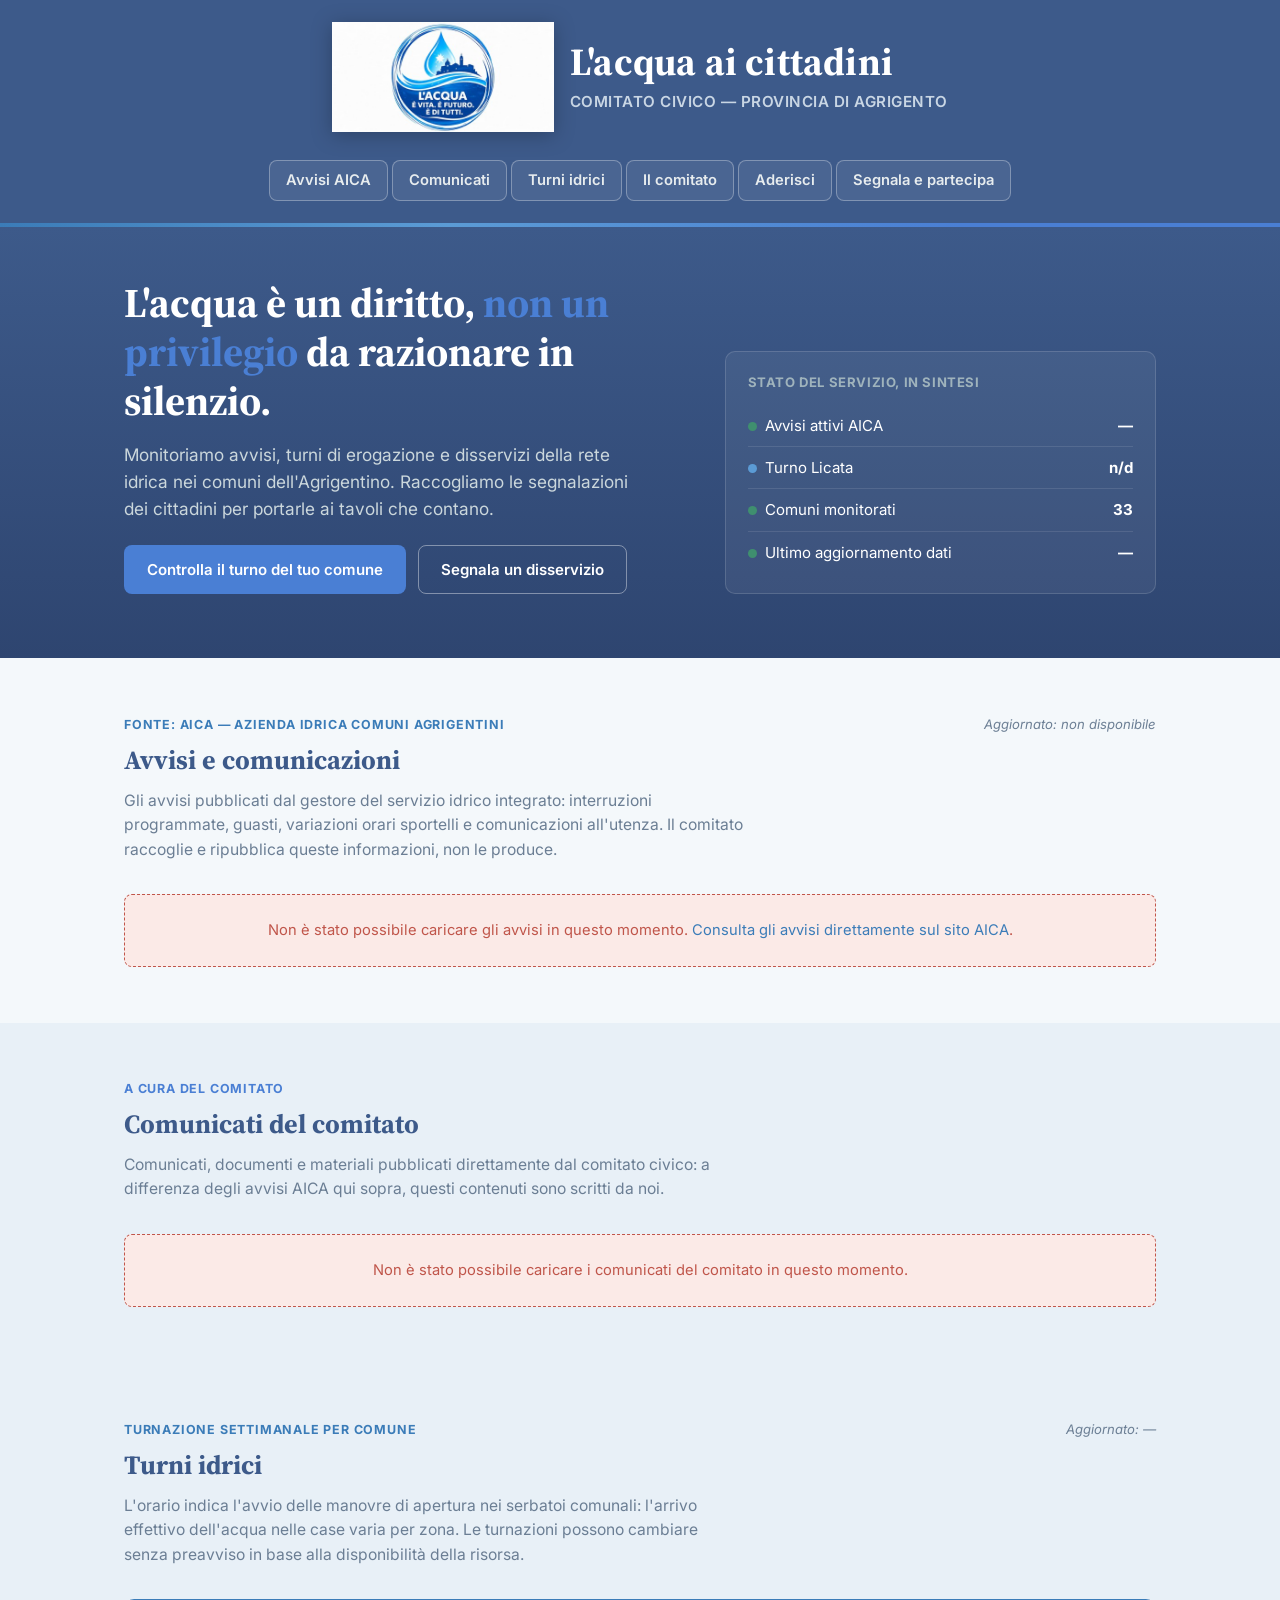
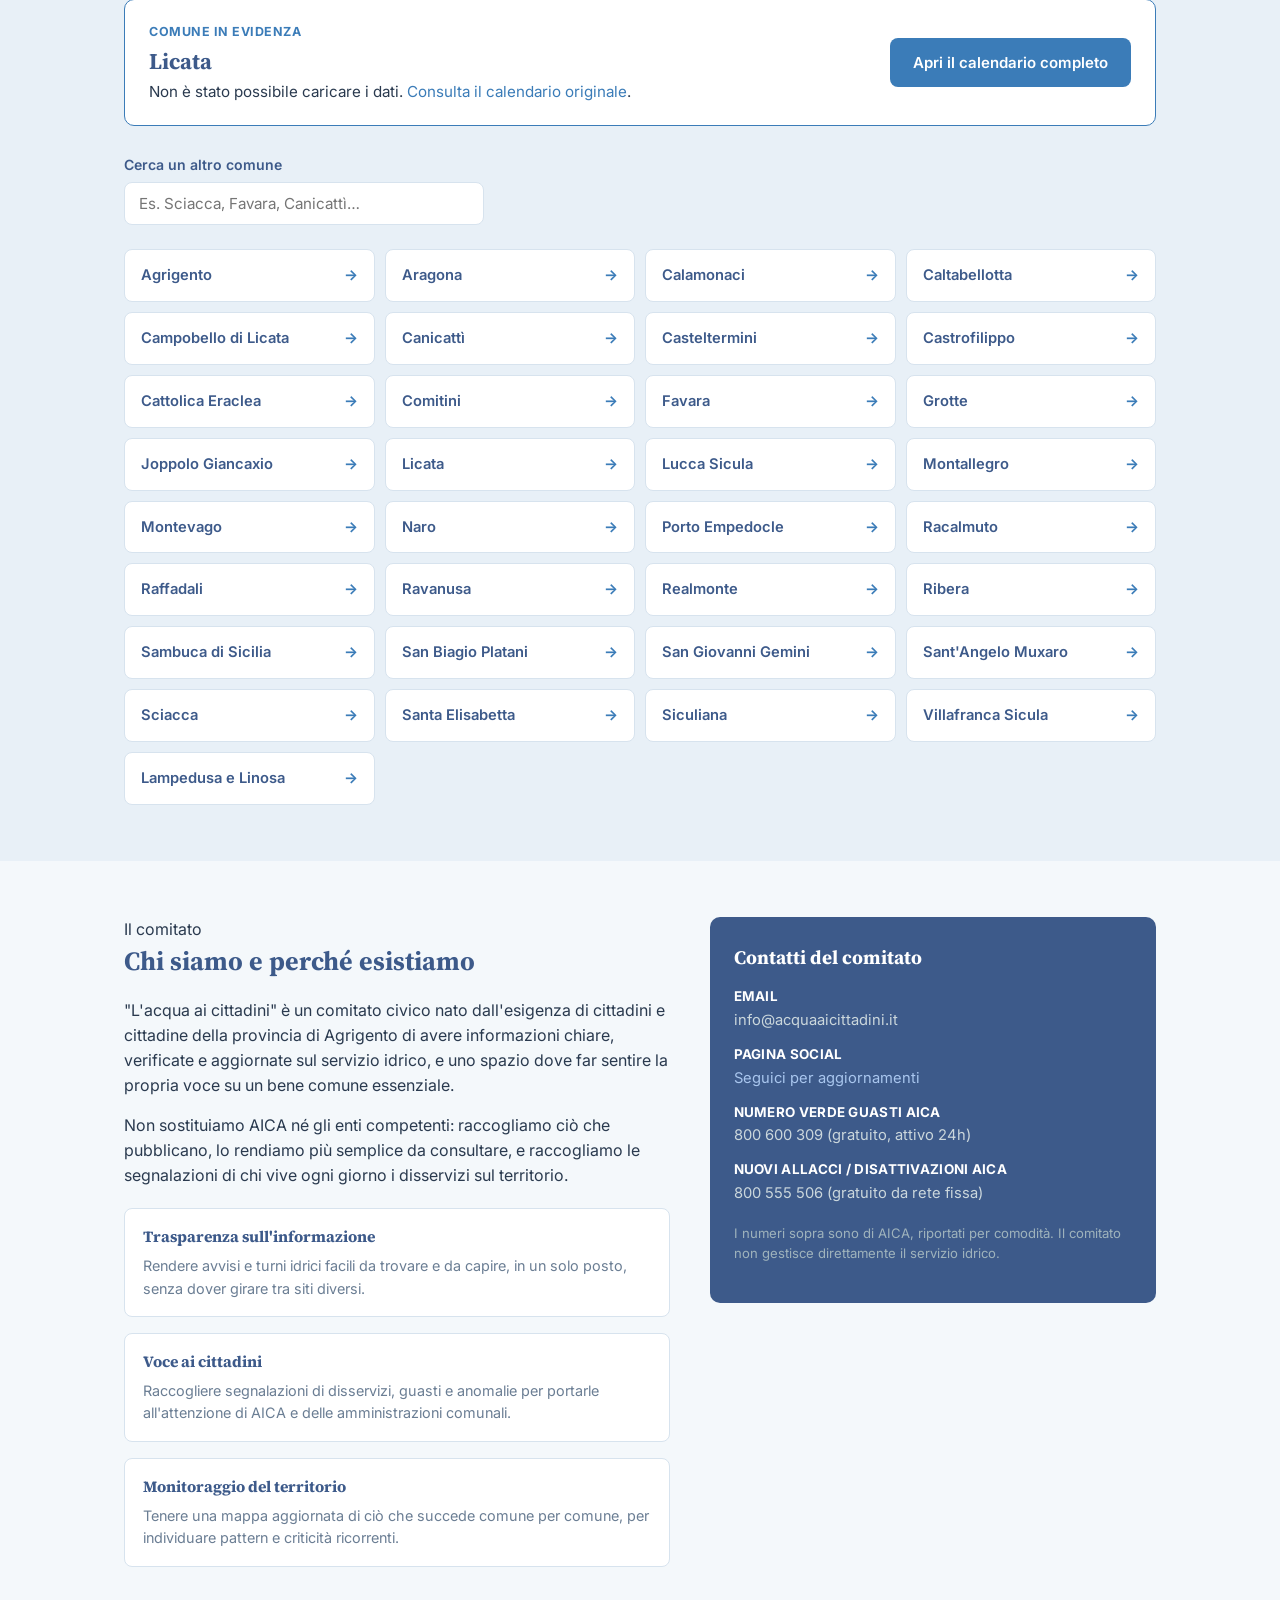
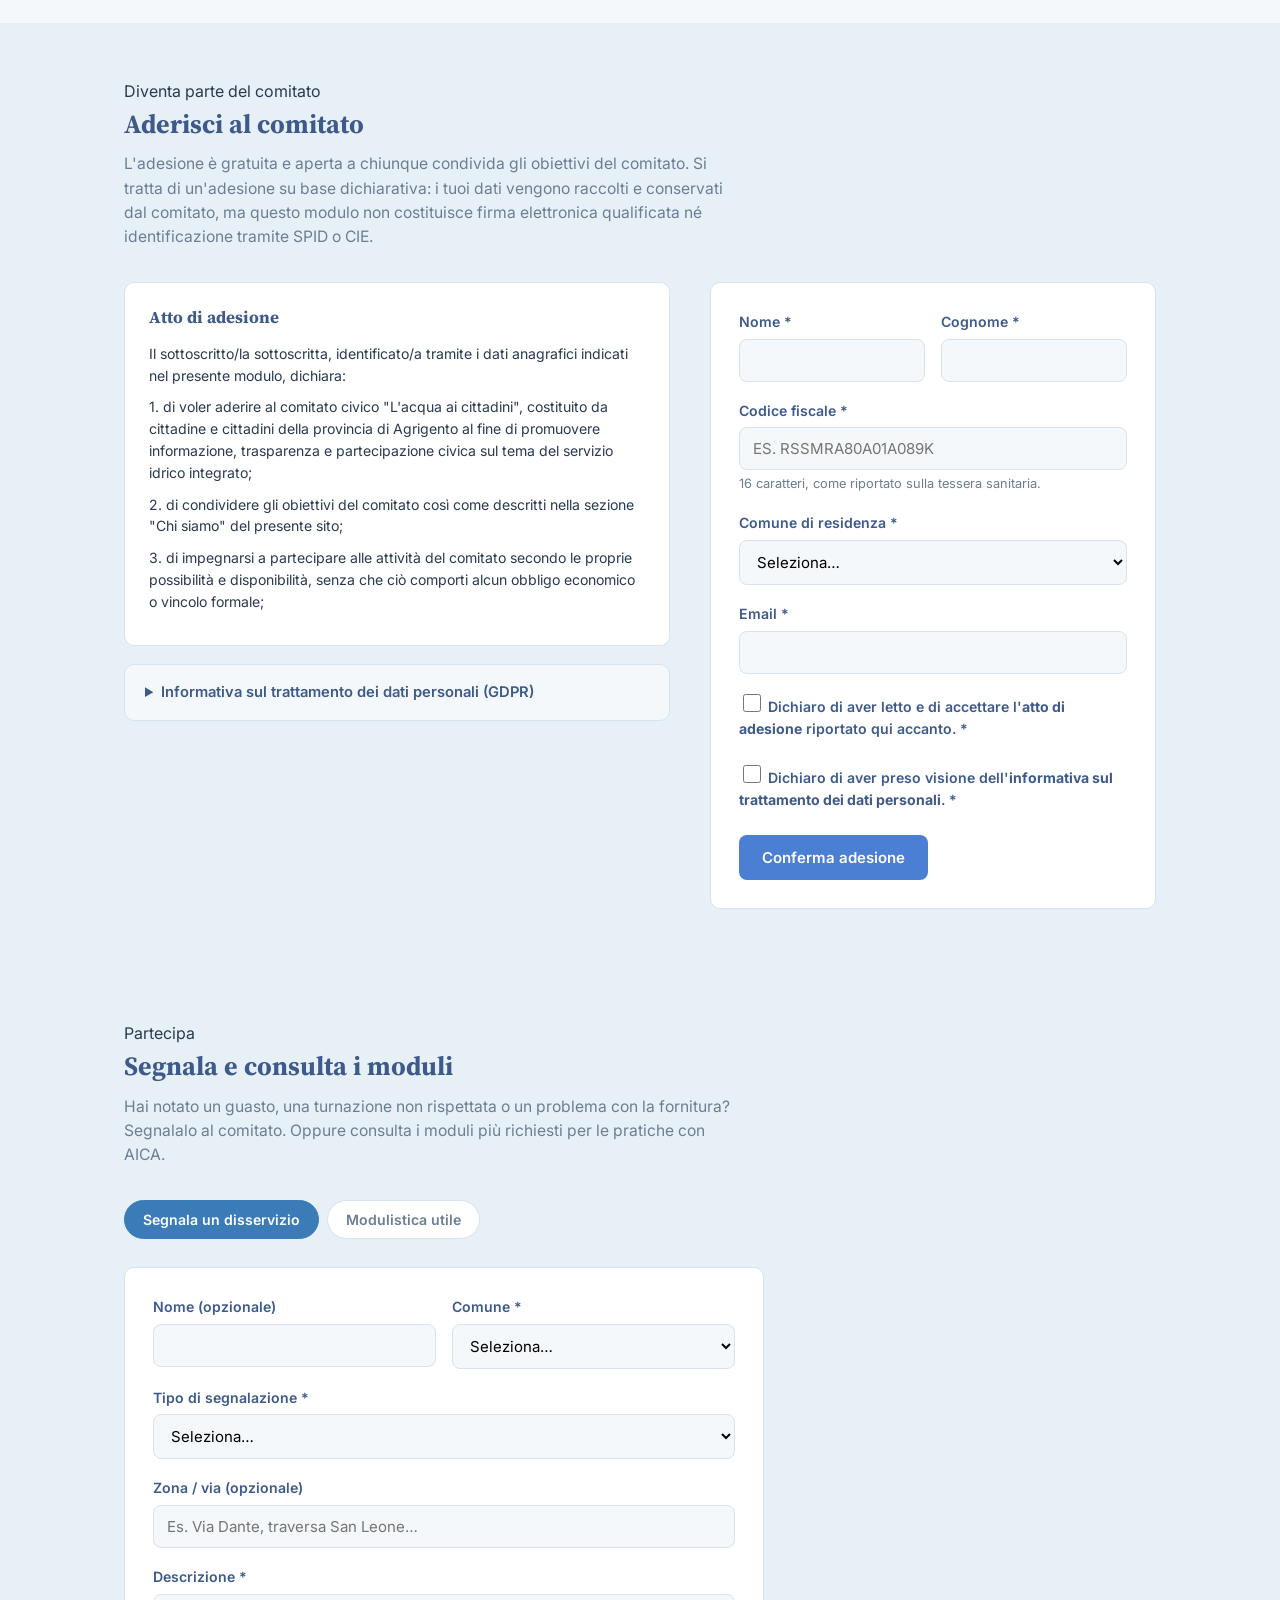
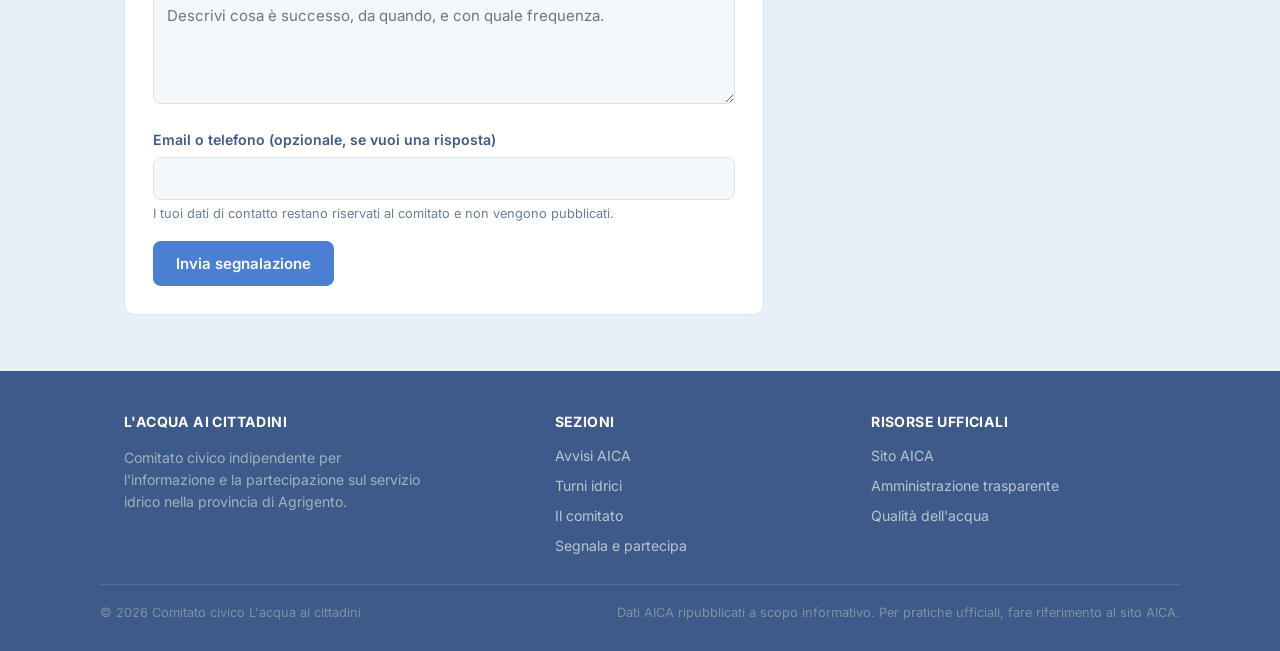
<file: index (5).html>
<!DOCTYPE html>
<html lang="it">
<head>
<meta charset="UTF-8">
<meta name="viewport" content="width=device-width, initial-scale=1.0">
<title>L'acqua ai cittadini — Comitato civico</title>
<meta name="description" content="Comitato civico L'acqua ai cittadini: avvisi AICA, turni idrici dei comuni agrigentini, segnalazioni e modulistica.">
<link rel="preconnect" href="https://fonts.googleapis.com">
<link rel="preconnect" href="https://fonts.gstatic.com" crossorigin>
<link href="https://fonts.googleapis.com/css2?family=Source+Serif+4:opsz,wght@8..60,400;8..60,600;8..60,700&family=Inter:wght@400;500;600;700&display=swap" rel="stylesheet">
<style>
  :root{
    --blu-marina:#3D5A8A;
    --blu-marina-scuro:#2E4570;
    --petrolio:#3B7CB8;
    --petrolio-chiaro:#5B9BD5;
    --accento:#4A7FD4;
    --accento-scuro:#3864B0;
    --avorio:#F4F8FB;
    --avorio-scuro:#E8F0F7;
    --bianco:#FFFFFF;
    --testo:#2A3A4F;
    --testo-tenue:#6B7E94;
    --confine:#D7E3EE;
    --critico:#C0564B;
    --critico-bg:#FBEAE7;
    --ok:#3F8F6F;
    --ok-bg:#E9F5EC;
    --radius:8px;
    --serif:'Source Serif 4', Georgia, serif;
    --sans:'Inter', system-ui, -apple-system, sans-serif;
  }

  *{box-sizing:border-box;}
  html{scroll-behavior:smooth;}
  body{
    margin:0;
    font-family:var(--sans);
    background:var(--avorio);
    color:var(--testo);
    line-height:1.55;
  }
  img{max-width:100%;display:block;}
  a{color:var(--petrolio);text-decoration:none;}
  a:hover{text-decoration:underline;}
  a:focus-visible, button:focus-visible, input:focus-visible, textarea:focus-visible, select:focus-visible{
    outline:3px solid var(--accento);
    outline-offset:2px;
  }

  .wrap{max-width:1080px;margin:0 auto;padding:0 24px;}

  /* ===== Barra annuncio critico (mostrata solo se ci sono avvisi urgenti) ===== */
  #barra-urgente{
    display:none;
    background:var(--critico);
    color:#fff;
    font-size:.92rem;
    font-weight:600;
    text-align:center;
    padding:10px 16px;
  }
  #barra-urgente a{color:#fff;text-decoration:underline;}

  /* ===== Header ===== */
  header.principale{
    background:var(--blu-marina);
    color:#fff;
    position:relative;
  }
  header.principale::after{
    content:"";
    display:block;
    height:4px;
    background:linear-gradient(90deg, var(--petrolio) 0%, var(--petrolio-chiaro) 35%, var(--accento) 75%, var(--accento) 100%);
  }
  .header-interno{
    display:flex;
    align-items:center;
    justify-content:center;
    padding:22px 24px;
    gap:28px;
    flex-wrap:wrap;
  }
  .logo-blocco{display:flex;align-items:center;gap:16px;}
  .logo-immagine{
    height:110px;width:auto;flex-shrink:0;
    filter:drop-shadow(0 3px 10px rgba(0,0,0,0.25));
  }
  .logo-testo h1{
    font-family:var(--serif);
    font-size:2.4rem;
    font-weight:700;
    margin:0;
    letter-spacing:.2px;
    line-height:1.15;
  }
  .logo-testo p{
    margin:6px 0 0;
    font-size:.95rem;
    color:#C9D6E4;
    letter-spacing:.5px;
    text-transform:uppercase;
    font-weight:600;
  }
  nav.principale{display:flex;gap:4px;flex-wrap:wrap;justify-content:center;width:100%;}
  nav.principale a{
    color:#E7ECEE;
    font-size:.92rem;
    font-weight:600;
    padding:8px 16px;
    border-radius:var(--radius);
    border:1.5px solid rgba(255,255,255,0.30);
    background:rgba(255,255,255,0.07);
    transition:background .15s ease, border-color .15s ease;
  }
  nav.principale a:hover{
    background:rgba(255,255,255,0.18);
    border-color:rgba(255,255,255,0.60);
    text-decoration:none;
  }

  /* ===== Hero ===== */
  .hero{
    background:linear-gradient(180deg, var(--blu-marina) 0%, var(--blu-marina-scuro) 100%);
    color:#fff;
    padding:52px 24px 64px;
  }
  .hero-grid{
    display:grid;
    grid-template-columns:1.3fr 1fr;
    gap:40px;
    align-items:end;
  }
  .hero h2{
    font-family:var(--serif);
    font-size:clamp(1.9rem, 3.2vw, 2.7rem);
    line-height:1.2;
    margin:0 0 16px;
    font-weight:700;
  }
  .hero h2 em{color:var(--accento);font-style:normal;}
  .hero p.lead{
    font-size:1.08rem;
    color:#CBD7DC;
    max-width:46ch;
    margin:0 0 22px;
  }
  .hero-azioni{display:flex;gap:12px;flex-wrap:wrap;}
  .btn{
    display:inline-block;
    font-family:var(--sans);
    font-weight:600;
    font-size:.94rem;
    padding:12px 22px;
    border-radius:var(--radius);
    border:1.5px solid transparent;
    cursor:pointer;
    transition:transform .12s ease, box-shadow .12s ease;
  }
  .btn:hover{text-decoration:none;}
  .btn-primario{background:var(--accento);color:#fff;}
  .btn-primario:hover{background:var(--accento-scuro);}
  .btn-secondario{background:transparent;border-color:rgba(255,255,255,.4);color:#fff;}
  .btn-secondario:hover{background:rgba(255,255,255,.08);}

  .hero-pannello{
    background:rgba(255,255,255,0.06);
    border:1px solid rgba(255,255,255,0.14);
    border-radius:10px;
    padding:20px 22px;
  }
  .hero-pannello h3{
    font-size:.82rem;
    text-transform:uppercase;
    letter-spacing:.6px;
    color:#9FB3BC;
    margin:0 0 12px;
    font-weight:700;
  }
  .stato-riga{
    display:flex;
    justify-content:space-between;
    align-items:center;
    padding:9px 0;
    border-bottom:1px solid rgba(255,255,255,0.10);
    font-size:.94rem;
  }
  .stato-riga:last-child{border-bottom:none;}
  .pallino{
    width:9px;height:9px;border-radius:50%;
    display:inline-block;margin-right:8px;
    background:var(--ok);
  }
  .pallino.allerta{background:var(--petrolio-chiaro);}
  .pallino.critico{background:var(--critico);}

  /* ===== Sezioni generiche ===== */
  section{padding:56px 24px;}
  section.alt{background:var(--avorio-scuro);}
  .titolo-sezione{
    display:flex;
    align-items:baseline;
    justify-content:space-between;
    flex-wrap:wrap;
    gap:12px;
    margin-bottom:8px;
  }
  .titolo-sezione h2{
    font-family:var(--serif);
    font-size:1.65rem;
    margin:0;
    color:var(--blu-marina);
  }
  .titolo-sezione .eyebrow{
    font-size:.78rem;
    font-weight:700;
    letter-spacing:.8px;
    text-transform:uppercase;
    color:var(--petrolio);
    display:block;
    margin-bottom:6px;
  }
  .sotto-titolo{
    color:var(--testo-tenue);
    max-width:62ch;
    margin:0 0 32px;
    font-size:.98rem;
  }
  .aggiornato{
    font-size:.82rem;
    color:var(--testo-tenue);
    font-style:italic;
  }

  /* ===== Avvisi AICA ===== */
  #lista-avvisi{display:grid;gap:14px;}
  .scheda-avviso{
    background:#fff;
    border:1px solid var(--confine);
    border-left:4px solid var(--petrolio);
    border-radius:var(--radius);
    padding:18px 20px;
  }
  .scheda-avviso.urgente{border-left-color:var(--critico);}
  .scheda-avviso .meta{
    font-size:.78rem;
    color:var(--testo-tenue);
    text-transform:uppercase;
    letter-spacing:.4px;
    margin-bottom:6px;
    font-weight:600;
  }
  .scheda-avviso h3{
    font-size:1.05rem;
    margin:0 0 8px;
    font-family:var(--serif);
    font-weight:600;
    color:var(--blu-marina);
  }
  .scheda-avviso p{margin:0 0 10px;font-size:.94rem;color:var(--testo);}
  .scheda-avviso a.leggi{font-size:.88rem;font-weight:600;}
  .placeholder-caricamento, .placeholder-errore{
    background:#fff;border:1px dashed var(--confine);border-radius:var(--radius);
    padding:24px;text-align:center;color:var(--testo-tenue);font-size:.92rem;
  }
  .placeholder-errore{border-color:var(--critico);color:var(--critico);background:var(--critico-bg);}

  /* ===== Comunicati del comitato ===== */
  #lista-comunicati-comitato{display:grid;gap:14px;}
  .scheda-comunicato{
    background:#fff;
    border:1px solid var(--confine);
    border-left:4px solid var(--accento);
    border-radius:var(--radius);
    padding:18px 20px;
  }
  .scheda-comunicato .meta{
    font-size:.78rem;
    color:var(--testo-tenue);
    text-transform:uppercase;
    letter-spacing:.4px;
    margin-bottom:6px;
    font-weight:600;
  }
  .scheda-comunicato h3{
    font-size:1.05rem;
    margin:0 0 8px;
    font-family:var(--serif);
    font-weight:600;
    color:var(--blu-marina);
  }
  .scheda-comunicato p{margin:0 0 12px;font-size:.94rem;color:var(--testo);white-space:pre-line;}
  .allegato-comunicato{margin-top:12px;}
  .allegato-comunicato iframe{
    width:100%;
    height:320px;
    border:1px solid var(--confine);
    border-radius:var(--radius);
  }
  .allegato-link{
    display:inline-flex;
    align-items:center;
    gap:6px;
    font-size:.88rem;
    font-weight:600;
    color:var(--accento-scuro);
    border:1.5px solid var(--accento);
    padding:8px 14px;
    border-radius:999px;
  }
  .allegato-link:hover{background:var(--accento);color:#fff;text-decoration:none;}

  /* ===== Turni idrici ===== */
  .barra-comune-evidenza{
    background:#fff;
    border:1.5px solid var(--petrolio);
    border-radius:10px;
    padding:22px 24px;
    margin-bottom:28px;
    display:flex;
    justify-content:space-between;
    align-items:center;
    gap:20px;
    flex-wrap:wrap;
  }
  .barra-comune-evidenza .etichetta{
    font-size:.78rem;
    text-transform:uppercase;
    letter-spacing:.5px;
    color:var(--petrolio);
    font-weight:700;
    margin:0 0 4px;
  }
  .barra-comune-evidenza h3{
    margin:0;
    font-family:var(--serif);
    font-size:1.4rem;
    color:var(--blu-marina);
  }
  #riepilogo-licata{font-size:.95rem;color:var(--testo);}

  .ricerca-comune{
    margin-bottom:24px;
  }
  .ricerca-comune input{
    width:100%;
    max-width:360px;
    padding:11px 14px;
    border:1.5px solid var(--confine);
    border-radius:var(--radius);
    font-size:.95rem;
    font-family:var(--sans);
    background:#fff;
  }
  .ricerca-comune input:focus{border-color:var(--petrolio);}

  .griglia-comuni{
    display:grid;
    grid-template-columns:repeat(auto-fill, minmax(220px, 1fr));
    gap:10px;
  }
  .scheda-comune{
    background:#fff;
    border:1px solid var(--confine);
    border-radius:var(--radius);
    padding:14px 16px;
    display:flex;
    justify-content:space-between;
    align-items:center;
    gap:10px;
    font-size:.92rem;
    font-weight:600;
    color:var(--blu-marina);
  }
  .scheda-comune .freccia{color:var(--petrolio);font-weight:700;}
  .scheda-comune:hover{border-color:var(--petrolio);}

  /* ===== Chi siamo ===== */
  .grid-due{display:grid;grid-template-columns:1.1fr .9fr;gap:40px;align-items:start;}
  .blocco-obiettivi{display:grid;gap:16px;margin-top:20px;}
  .obiettivo{
    background:#fff;border:1px solid var(--confine);border-radius:var(--radius);
    padding:16px 18px;
  }
  .obiettivo h4{margin:0 0 6px;font-size:.98rem;color:var(--blu-marina);font-family:var(--serif);}
  .obiettivo p{margin:0;font-size:.9rem;color:var(--testo-tenue);}
  .scheda-contatto{
    background:var(--blu-marina);color:#fff;border-radius:10px;padding:26px 24px;
  }
  .scheda-contatto h3{font-family:var(--serif);margin:0 0 14px;font-size:1.2rem;}
  .scheda-contatto .riga{display:flex;gap:10px;margin-bottom:12px;font-size:.92rem;color:#CBD7DC;}
  .scheda-contatto .riga strong{color:#fff;display:block;font-size:.84rem;text-transform:uppercase;letter-spacing:.3px;margin-bottom:2px;}
  .scheda-contatto a{color:#A9C6EE;}

  /* ===== Adesione al comitato ===== */
  .riquadro-atto{
    background:#fff;border:1px solid var(--confine);border-radius:10px;
    padding:22px 24px;margin-bottom:18px;
  }
  .riquadro-atto h4{
    margin:0 0 12px;font-family:var(--serif);color:var(--blu-marina);font-size:1.05rem;
  }
  .testo-atto{
    max-height:280px;overflow-y:auto;padding-right:6px;
  }
  .testo-atto p{font-size:.88rem;color:var(--testo);margin:0 0 10px;line-height:1.55;}
  .testo-atto p:last-child{margin-bottom:0;}

  .riquadro-privacy{
    background:var(--avorio);border:1px solid var(--confine);border-radius:10px;
    padding:16px 20px;
  }
  .riquadro-privacy summary{
    cursor:pointer;font-weight:600;color:var(--blu-marina);font-size:.92rem;
    list-style:revert;
  }
  .riquadro-privacy[open] summary{margin-bottom:12px;}
  .testo-privacy p{font-size:.84rem;color:var(--testo);margin:0 0 10px;line-height:1.55;}
  .testo-privacy p:last-child{margin-bottom:0;}

  .campo-checkbox{display:flex;}
  .etichetta-checkbox{
    display:flex;align-items:flex-start;gap:10px;cursor:pointer;
    font-size:.88rem;color:var(--testo);font-weight:400;
  }
  .etichetta-checkbox input[type="checkbox"]{
    width:18px;height:18px;flex-shrink:0;margin-top:2px;accent-color:var(--accento);cursor:pointer;
  }

  /* ===== Segnalazioni / modulistica ===== */
  .tab-bar{display:flex;gap:8px;margin-bottom:28px;flex-wrap:wrap;}
  .tab-btn{
    background:#fff;border:1.5px solid var(--confine);
    padding:10px 18px;border-radius:999px;
    font-weight:600;font-size:.88rem;color:var(--testo-tenue);
    cursor:pointer;font-family:var(--sans);
  }
  .tab-btn.attivo{background:var(--petrolio);border-color:var(--petrolio);color:#fff;}
  .tab-pannello{display:none;}
  .tab-pannello.attivo{display:block;}

  form.segnalazione{
    background:#fff;border:1px solid var(--confine);border-radius:10px;
    padding:28px;max-width:640px;
  }
  .campo{margin-bottom:18px;}
  .campo label{display:block;font-size:.88rem;font-weight:600;color:var(--blu-marina);margin-bottom:6px;}
  .campo input, .campo select, .campo textarea{
    width:100%;padding:11px 13px;border:1.5px solid var(--confine);
    border-radius:var(--radius);font-family:var(--sans);font-size:.94rem;
    background:var(--avorio);
  }
  .campo input:focus, .campo select:focus, .campo textarea:focus{border-color:var(--petrolio);background:#fff;}
  .campo textarea{min-height:110px;resize:vertical;}
  .campo-doppio{display:grid;grid-template-columns:1fr 1fr;gap:16px;}
  .nota-campo{font-size:.8rem;color:var(--testo-tenue);margin-top:4px;}
  #esito-segnalazione, #esito-adesione{
    margin-top:16px;padding:13px 16px;border-radius:var(--radius);font-size:.9rem;display:none;
  }
  #esito-segnalazione.ok, #esito-adesione.ok{display:block;background:var(--ok-bg);color:var(--ok);border:1px solid var(--ok);}
  #esito-segnalazione.errore, #esito-adesione.errore{display:block;background:var(--critico-bg);color:var(--critico);border:1px solid var(--critico);}

  .griglia-moduli{display:grid;grid-template-columns:repeat(auto-fill, minmax(260px,1fr));gap:14px;}
  .scheda-modulo{
    background:#fff;border:1px solid var(--confine);border-radius:var(--radius);
    padding:18px 20px;
  }
  .scheda-modulo h4{margin:0 0 6px;font-size:.96rem;color:var(--blu-marina);}
  .scheda-modulo p{margin:0 0 12px;font-size:.85rem;color:var(--testo-tenue);}

  /* ===== Footer ===== */
  footer{
    background:var(--blu-marina);color:#B9C6CE;padding:40px 24px 28px;font-size:.88rem;
  }
  footer .wrap{display:grid;grid-template-columns:1.4fr 1fr 1fr;gap:32px;}
  footer h5{color:#fff;font-size:.88rem;text-transform:uppercase;letter-spacing:.4px;margin:0 0 12px;}
  footer a{color:#B9C6CE;}
  footer a:hover{color:#fff;}
  footer ul{list-style:none;padding:0;margin:0;display:grid;gap:8px;}
  .footer-base{
    border-top:1px solid rgba(255,255,255,.12);
    margin-top:28px;padding-top:18px;
    max-width:1080px;margin-left:auto;margin-right:auto;
    display:flex;justify-content:space-between;flex-wrap:wrap;gap:8px;
    font-size:.8rem;color:#7E92A0;
  }

  /* ===== Skip link ===== */
  .skip-link{
    position:absolute;left:-999px;top:0;background:var(--accento);color:#fff;
    padding:10px 16px;z-index:999;border-radius:0 0 6px 0;
  }
  .skip-link:focus{left:0;}

  /* ===== Hamburger button ===== */
  .hamburger{
    display:none;
    background:rgba(255,255,255,0.10);
    border:1.5px solid rgba(255,255,255,0.35);
    border-radius:var(--radius);
    color:#fff;
    font-size:1.4rem;
    line-height:1;
    padding:8px 12px;
    cursor:pointer;
    transition:background .15s ease;
    align-self:center;
  }
  .hamburger:hover{background:rgba(255,255,255,0.22);}

  @media (max-width:780px){
    .hero-grid{grid-template-columns:1fr;}
    .grid-due{grid-template-columns:1fr;}
    .campo-doppio{grid-template-columns:1fr;}
    footer .wrap{grid-template-columns:1fr;}

    .header-interno{
      flex-direction:column;
      align-items:center;
      text-align:center;
      padding:18px 16px 0;
      gap:16px;
    }

    /* Hamburger visibile su mobile */
    .hamburger{display:block;}

    /* Nav chiuso di default su mobile */
    nav.principale{
      display:flex;
      flex-direction:column;
      align-items:stretch;
      width:100%;
      max-height:0;
      overflow:hidden;
      transition:max-height .28s ease, padding .28s ease;
      padding:0 0;
      gap:6px;
    }
    nav.principale.aperto{
      max-height:400px;
      padding:12px 0 16px;
    }
    nav.principale a{
      text-align:center;
      padding:12px 16px;
      font-size:1rem;
    }
  }
</style>
</head>
<body>

<a href="#contenuto" class="skip-link">Vai al contenuto</a>

<div id="barra-urgente" role="alert">
  <span id="testo-barra-urgente"></span>
</div>

<header class="principale">
  <div class="header-interno wrap" style="padding-left:0;padding-right:0;">
    <div class="logo-blocco">
      <img src="[data-uri]" alt="Simbolo del comitato: bilancia con goccia d acqua" class="logo-immagine">
      <div class="logo-testo">
        <h1>L'acqua ai cittadini</h1>
        <p>Comitato civico — Provincia di Agrigento</p>
      </div>
    </div>
    <button class="hamburger" id="btn-hamburger" aria-label="Apri/chiudi menu" aria-expanded="false" aria-controls="nav-principale">☰</button>
    <nav class="principale" id="nav-principale" aria-label="Navigazione principale">
      <a href="#avvisi">Avvisi AICA</a>
      <a href="#comunicati-comitato">Comunicati</a>
      <a href="#turni">Turni idrici</a>
      <a href="#chi-siamo">Il comitato</a>
      <a href="#aderisci">Aderisci</a>
      <a href="#partecipa">Segnala e partecipa</a>
    </nav>
  </div>
</header>

<section class="hero" id="contenuto">
  <div class="wrap hero-grid">
    <div>
      <h2>L'acqua è un diritto, <em>non un privilegio</em> da razionare in silenzio.</h2>
      <p class="lead">Monitoriamo avvisi, turni di erogazione e disservizi della rete idrica nei comuni dell'Agrigentino. Raccogliamo le segnalazioni dei cittadini per portarle ai tavoli che contano.</p>
      <div class="hero-azioni">
        <a href="#turni" class="btn btn-primario">Controlla il turno del tuo comune</a>
        <a href="#partecipa" class="btn btn-secondario">Segnala un disservizio</a>
      </div>
    </div>
    <div class="hero-pannello">
      <h3>Stato del servizio, in sintesi</h3>
      <div class="stato-riga">
        <span><span class="pallino" id="pallino-avvisi"></span>Avvisi attivi AICA</span>
        <strong id="conteggio-avvisi">—</strong>
      </div>
      <div class="stato-riga">
        <span><span class="pallino" id="pallino-licata"></span>Turno Licata</span>
        <strong id="stato-licata">—</strong>
      </div>
      <div class="stato-riga">
        <span><span class="pallino"></span>Comuni monitorati</span>
        <strong>33</strong>
      </div>
      <div class="stato-riga">
        <span><span class="pallino"></span>Ultimo aggiornamento dati</span>
        <strong id="orario-aggiornamento-hero">—</strong>
      </div>
    </div>
  </div>
</section>

<!-- ===================== AVVISI AICA ===================== -->
<section id="avvisi">
  <div class="wrap">
    <div class="titolo-sezione">
      <div>
        <span class="eyebrow">Fonte: AICA — Azienda Idrica Comuni Agrigentini</span>
        <h2>Avvisi e comunicazioni</h2>
      </div>
      <span class="aggiornato">Aggiornato: <span id="orario-avvisi">—</span></span>
    </div>
    <p class="sotto-titolo">Gli avvisi pubblicati dal gestore del servizio idrico integrato: interruzioni programmate, guasti, variazioni orari sportelli e comunicazioni all'utenza. Il comitato raccoglie e ripubblica queste informazioni, non le produce.</p>
    <div id="lista-avvisi">
      <div class="placeholder-caricamento">Caricamento avvisi in corso…</div>
    </div>
  </div>
</section>

<!-- ===================== COMUNICATI DEL COMITATO ===================== -->
<section class="alt" id="comunicati-comitato">
  <div class="wrap">
    <div class="titolo-sezione">
      <div>
        <span class="eyebrow" style="color:var(--accento);">A cura del comitato</span>
        <h2>Comunicati del comitato</h2>
      </div>
    </div>
    <p class="sotto-titolo">Comunicati, documenti e materiali pubblicati direttamente dal comitato civico: a differenza degli avvisi AICA qui sopra, questi contenuti sono scritti da noi.</p>
    <div id="lista-comunicati-comitato">
      <div class="placeholder-caricamento">Caricamento comunicati in corso…</div>
    </div>
  </div>
</section>

<!-- ===================== TURNI IDRICI ===================== -->
<section class="alt" id="turni">
  <div class="wrap">
    <div class="titolo-sezione">
      <div>
        <span class="eyebrow">Turnazione settimanale per comune</span>
        <h2>Turni idrici</h2>
      </div>
      <span class="aggiornato">Aggiornato: <span id="orario-turni">—</span></span>
    </div>
    <p class="sotto-titolo">L'orario indica l'avvio delle manovre di apertura nei serbatoi comunali: l'arrivo effettivo dell'acqua nelle case varia per zona. Le turnazioni possono cambiare senza preavviso in base alla disponibilità della risorsa.</p>

    <div class="barra-comune-evidenza">
      <div>
        <p class="etichetta">Comune in evidenza</p>
        <h3>Licata</h3>
        <div id="riepilogo-licata">Caricamento turni di Licata…</div>
      </div>
      <a href="#" id="link-foglio-licata" target="_blank" rel="noopener" class="btn btn-primario" style="background:var(--petrolio);">Apri il calendario completo</a>
    </div>

    <div class="ricerca-comune">
      <label for="campo-ricerca-comune" style="display:block;font-weight:600;font-size:.88rem;margin-bottom:6px;color:var(--blu-marina);">Cerca un altro comune</label>
      <input type="text" id="campo-ricerca-comune" placeholder="Es. Sciacca, Favara, Canicattì…" autocomplete="off">
    </div>

    <div class="griglia-comuni" id="griglia-comuni">
      <!-- generato via JS -->
    </div>
  </div>
</section>

<!-- ===================== CHI SIAMO ===================== -->
<section id="chi-siamo">
  <div class="wrap grid-due">
    <div>
      <span class="eyebrow">Il comitato</span>
      <h2 style="font-family:var(--serif);font-size:1.65rem;color:var(--blu-marina);margin:0 0 16px;">Chi siamo e perché esistiamo</h2>
      <p style="color:var(--testo);max-width:60ch;">"L'acqua ai cittadini" è un comitato civico nato dall'esigenza di cittadini e cittadine della provincia di Agrigento di avere informazioni chiare, verificate e aggiornate sul servizio idrico, e uno spazio dove far sentire la propria voce su un bene comune essenziale.</p>
      <p style="color:var(--testo);max-width:60ch;">Non sostituiamo AICA né gli enti competenti: raccogliamo ciò che pubblicano, lo rendiamo più semplice da consultare, e raccogliamo le segnalazioni di chi vive ogni giorno i disservizi sul territorio.</p>

      <div class="blocco-obiettivi">
        <div class="obiettivo">
          <h4>Trasparenza sull'informazione</h4>
          <p>Rendere avvisi e turni idrici facili da trovare e da capire, in un solo posto, senza dover girare tra siti diversi.</p>
        </div>
        <div class="obiettivo">
          <h4>Voce ai cittadini</h4>
          <p>Raccogliere segnalazioni di disservizi, guasti e anomalie per portarle all'attenzione di AICA e delle amministrazioni comunali.</p>
        </div>
        <div class="obiettivo">
          <h4>Monitoraggio del territorio</h4>
          <p>Tenere una mappa aggiornata di ciò che succede comune per comune, per individuare pattern e criticità ricorrenti.</p>
        </div>
      </div>
    </div>

    <div class="scheda-contatto">
      <h3>Contatti del comitato</h3>
      <div class="riga"><div><strong>Email</strong>info@acquaaicittadini.it</div></div>
      <div class="riga"><div><strong>Pagina social</strong><a href="#">Seguici per aggiornamenti</a></div></div>
      <div class="riga"><div><strong>Numero verde guasti AICA</strong>800 600 309 (gratuito, attivo 24h)</div></div>
      <div class="riga"><div><strong>Nuovi allacci / disattivazioni AICA</strong>800 555 506 (gratuito da rete fissa)</div></div>
      <p style="font-size:.82rem;color:#9FB3BC;margin-top:18px;">I numeri sopra sono di AICA, riportati per comodità. Il comitato non gestisce direttamente il servizio idrico.</p>
    </div>
  </div>
</section>

<!-- ===================== ADESIONE AL COMITATO ===================== -->
<section class="alt" id="aderisci">
  <div class="wrap">
    <span class="eyebrow">Diventa parte del comitato</span>
    <h2 style="font-family:var(--serif);font-size:1.65rem;color:var(--blu-marina);margin:0 0 8px;">Aderisci al comitato</h2>
    <p class="sotto-titolo">L'adesione è gratuita e aperta a chiunque condivida gli obiettivi del comitato. Si tratta di un'adesione su base dichiarativa: i tuoi dati vengono raccolti e conservati dal comitato, ma questo modulo non costituisce firma elettronica qualificata né identificazione tramite SPID o CIE.</p>

    <div class="grid-due" style="align-items:start;">
      <div>
        <div class="riquadro-atto">
          <h4>Atto di adesione</h4>
          <div class="testo-atto">
            <p>Il sottoscritto/la sottoscritta, identificato/a tramite i dati anagrafici indicati nel presente modulo, dichiara:</p>
            <p>1. di voler aderire al comitato civico "L'acqua ai cittadini", costituito da cittadine e cittadini della provincia di Agrigento al fine di promuovere informazione, trasparenza e partecipazione civica sul tema del servizio idrico integrato;</p>
            <p>2. di condividere gli obiettivi del comitato così come descritti nella sezione "Chi siamo" del presente sito;</p>
            <p>3. di impegnarsi a partecipare alle attività del comitato secondo le proprie possibilità e disponibilità, senza che ciò comporti alcun obbligo economico o vincolo formale;</p>
            <p>4. di essere consapevole che la presente adesione ha natura di autodichiarazione resa tramite modulo digitale, e non di sottoscrizione con firma elettronica qualificata ai sensi del Regolamento eIDAS, né di identificazione tramite sistemi di identità digitale pubblica (SPID/CIE);</p>
            <p>5. di poter recedere dall'adesione in qualsiasi momento, con semplice comunicazione al comitato tramite i contatti indicati nel sito.</p>
          </div>
        </div>

        <details class="riquadro-privacy">
          <summary>Informativa sul trattamento dei dati personali (GDPR)</summary>
          <div class="testo-privacy">
            <p><strong>Titolare del trattamento:</strong> Comitato civico "L'acqua ai cittadini", contattabile all'indirizzo email indicato nella sezione "Chi siamo" del sito. <em>[Da completare con il nominativo del referente legale del comitato prima della pubblicazione definitiva.]</em></p>
            <p><strong>Finalità del trattamento:</strong> i dati raccolti tramite questo modulo (nome, cognome, codice fiscale, comune di residenza, email) sono trattati esclusivamente per la gestione dell'elenco degli aderenti al comitato e per comunicazioni relative alle attività del comitato stesso.</p>
            <p><strong>Base giuridica:</strong> il trattamento si fonda sul consenso esplicito dell'interessato, manifestato tramite la sottoscrizione del presente modulo.</p>
            <p><strong>Modalità del trattamento:</strong> i dati sono conservati in forma digitale su Google Sheets, con accesso riservato ai soli referenti autorizzati del comitato, e non sono comunicati a terzi né diffusi pubblicamente, salvo obbligo di legge.</p>
            <p><strong>Periodo di conservazione:</strong> i dati sono conservati per la durata dell'adesione al comitato e, successivamente al recesso, per il tempo strettamente necessario alla gestione amministrativa, salvo richiesta di cancellazione anticipata.</p>
            <p><strong>Diritti dell'interessato:</strong> in qualsiasi momento è possibile richiedere l'accesso, la rettifica, la cancellazione dei propri dati, o la limitazione del trattamento, scrivendo al titolare ai contatti indicati nel sito. È inoltre possibile proporre reclamo al Garante per la Protezione dei Dati Personali.</p>
            <p style="color:var(--testo-tenue);font-style:italic;">Questo testo è una bozza-base e dovrebbe essere rivisto e personalizzato da un referente del comitato prima della pubblicazione definitiva del sito, in particolare per quanto riguarda l'identificazione del titolare del trattamento.</p>
          </div>
        </details>
      </div>

      <form class="segnalazione" id="form-adesione">
        <div class="campo-doppio">
          <div class="campo">
            <label for="ade-nome">Nome *</label>
            <input type="text" id="ade-nome" name="nome" required autocomplete="given-name">
          </div>
          <div class="campo">
            <label for="ade-cognome">Cognome *</label>
            <input type="text" id="ade-cognome" name="cognome" required autocomplete="family-name">
          </div>
        </div>
        <div class="campo">
          <label for="ade-cf">Codice fiscale *</label>
          <input type="text" id="ade-cf" name="codiceFiscale" required maxlength="16" placeholder="Es. RSSMRA80A01A089K" style="text-transform:uppercase;" autocomplete="off">
          <p class="nota-campo">16 caratteri, come riportato sulla tessera sanitaria.</p>
        </div>
        <div class="campo">
          <label for="ade-comune">Comune di residenza *</label>
          <select id="ade-comune" name="comuneResidenza" required>
            <option value="">Seleziona…</option>
          </select>
        </div>
        <div class="campo">
          <label for="ade-email">Email *</label>
          <input type="email" id="ade-email" name="email" required autocomplete="email">
        </div>

        <div class="campo campo-checkbox">
          <label class="etichetta-checkbox">
            <input type="checkbox" id="ade-accetta-atto" name="accettaAtto" required>
            <span>Dichiaro di aver letto e di accettare l'<strong>atto di adesione</strong> riportato qui accanto. *</span>
          </label>
        </div>
        <div class="campo campo-checkbox">
          <label class="etichetta-checkbox">
            <input type="checkbox" id="ade-accetta-privacy" name="accettaPrivacy" required>
            <span>Dichiaro di aver preso visione dell'<strong>informativa sul trattamento dei dati personali</strong>. *</span>
          </label>
        </div>

        <button type="submit" class="btn btn-primario" id="btn-invia-adesione">Conferma adesione</button>
        <div id="esito-adesione"></div>
      </form>
    </div>
  </div>
</section>

<!-- ===================== SEGNALAZIONI + MODULISTICA ===================== -->
<section class="alt" id="partecipa">
  <div class="wrap">
    <span class="eyebrow">Partecipa</span>
    <h2 style="font-family:var(--serif);font-size:1.65rem;color:var(--blu-marina);margin:0 0 8px;">Segnala e consulta i moduli</h2>
    <p class="sotto-titolo">Hai notato un guasto, una turnazione non rispettata o un problema con la fornitura? Segnalalo al comitato. Oppure consulta i moduli più richiesti per le pratiche con AICA.</p>

    <div class="tab-bar" role="tablist">
      <button class="tab-btn attivo" data-tab="tab-segnala" role="tab" aria-selected="true">Segnala un disservizio</button>
      <button class="tab-btn" data-tab="tab-moduli" role="tab" aria-selected="false">Modulistica utile</button>
    </div>

    <div class="tab-pannello attivo" id="tab-segnala">
      <form class="segnalazione" id="form-segnalazione">
        <div class="campo-doppio">
          <div class="campo">
            <label for="seg-nome">Nome (opzionale)</label>
            <input type="text" id="seg-nome" name="nome" autocomplete="name">
          </div>
          <div class="campo">
            <label for="seg-comune">Comune *</label>
            <select id="seg-comune" name="comune" required>
              <option value="">Seleziona…</option>
            </select>
          </div>
        </div>
        <div class="campo">
          <label for="seg-tipo">Tipo di segnalazione *</label>
          <select id="seg-tipo" name="tipo" required>
            <option value="">Seleziona…</option>
            <option>Mancanza d'acqua / turno non rispettato</option>
            <option>Guasto o perdita visibile</option>
            <option>Pressione insufficiente</option>
            <option>Qualità dell'acqua (colore, odore, sapore)</option>
            <option>Problema con bolletta o sportello</option>
            <option>Altro</option>
          </select>
        </div>
        <div class="campo">
          <label for="seg-zona">Zona / via (opzionale)</label>
          <input type="text" id="seg-zona" name="zona" placeholder="Es. Via Dante, traversa San Leone…">
        </div>
        <div class="campo">
          <label for="seg-descrizione">Descrizione *</label>
          <textarea id="seg-descrizione" name="descrizione" required placeholder="Descrivi cosa è successo, da quando, e con quale frequenza."></textarea>
        </div>
        <div class="campo">
          <label for="seg-contatto">Email o telefono (opzionale, se vuoi una risposta)</label>
          <input type="text" id="seg-contatto" name="contatto" autocomplete="email">
          <p class="nota-campo">I tuoi dati di contatto restano riservati al comitato e non vengono pubblicati.</p>
        </div>
        <button type="submit" class="btn btn-primario" id="btn-invia-segnalazione">Invia segnalazione</button>
        <div id="esito-segnalazione"></div>
      </form>
    </div>

    <div class="tab-pannello" id="tab-moduli">
      <div class="griglia-moduli">
        <div class="scheda-modulo">
          <h4>Nuovo allaccio — singola abitazione</h4>
          <p>Modulo per richiedere l'allacciamento alla rete idrica di una singola unità immobiliare.</p>
          <a href="https://www.aicaonline.it/nuovo-allacciamento-di-singola-unita-immobiliare/" target="_blank" rel="noopener">Apri sul sito AICA →</a>
        </div>
        <div class="scheda-modulo">
          <h4>Nuovo allaccio — complesso immobiliare</h4>
          <p>Modulo per allacciamenti relativi a edifici composti da più unità.</p>
          <a href="https://www.aicaonline.it/nuovo-allacciamento-di-un-complesso-immobiliare-composto-da-piu-unita/" target="_blank" rel="noopener">Apri sul sito AICA →</a>
        </div>
        <div class="scheda-modulo">
          <h4>Bonus idrico</h4>
          <p>Informazioni e modulistica per richiedere il bonus sociale idrico.</p>
          <a href="https://www.aicaonline.it/bonus-idrico/" target="_blank" rel="noopener">Apri sul sito AICA →</a>
        </div>
        <div class="scheda-modulo">
          <h4>Autolettura del contatore</h4>
          <p>Come comunicare la lettura del proprio contatore ad AICA.</p>
          <a href="https://www.aicaonline.it/argomenti/autolettura-del-contatore/" target="_blank" rel="noopener">Apri sul sito AICA →</a>
        </div>
        <div class="scheda-modulo">
          <h4>Guida alla bolletta</h4>
          <p>Come leggere le voci della bolletta idrica e i metodi di pagamento.</p>
          <a href="https://www.aicaonline.it/guida-alla-lettura-della-bolletta-idrica/" target="_blank" rel="noopener">Apri sul sito AICA →</a>
        </div>
        <div class="scheda-modulo">
          <h4>Tutta la modulistica AICA</h4>
          <p>Archivio completo dei moduli scaricabili per ogni pratica.</p>
          <a href="https://www.aicaonline.it/modulistica/" target="_blank" rel="noopener">Apri sul sito AICA →</a>
        </div>
      </div>
    </div>
  </div>
</section>

<footer>
  <div class="wrap">
    <div>
      <h5>L'acqua ai cittadini</h5>
      <p style="max-width:34ch;color:#9FB3BC;">Comitato civico indipendente per l'informazione e la partecipazione sul servizio idrico nella provincia di Agrigento.</p>
    </div>
    <div>
      <h5>Sezioni</h5>
      <ul>
        <li><a href="#avvisi">Avvisi AICA</a></li>
        <li><a href="#turni">Turni idrici</a></li>
        <li><a href="#chi-siamo">Il comitato</a></li>
        <li><a href="#partecipa">Segnala e partecipa</a></li>
      </ul>
    </div>
    <div>
      <h5>Risorse ufficiali</h5>
      <ul>
        <li><a href="https://www.aicaonline.it/" target="_blank" rel="noopener">Sito AICA</a></li>
        <li><a href="https://aica.onlinepa.info/?page=moduli&mod=6&ente=1" target="_blank" rel="noopener">Amministrazione trasparente</a></li>
        <li><a href="https://www.aicaonline.it/dati-sulla-qualita-dellacqua/" target="_blank" rel="noopener">Qualità dell'acqua</a></li>
      </ul>
    </div>
  </div>
  <div class="footer-base">
    <span>© <span id="anno-corrente"></span> Comitato civico L'acqua ai cittadini</span>
    <span>Dati AICA ripubblicati a scopo informativo. Per pratiche ufficiali, fare riferimento al sito AICA.</span>
  </div>
</footer>

<script>
/* =========================================================================
   CONFIGURAZIONE
   Sostituisci questo URL con quello del tuo Web App di Google Apps Script
   (lo ottieni dopo aver fatto il Deploy, vedi istruzioni fornite separatamente)
   ========================================================================= */
const URL_BACKEND = "https://script.google.com/macros/s/AKfycbyBorXqomjgyjNdK4_Nz59nqAfIy8TxsLiPm-liPXbAFYBItzo8EYMOPZUizKIl37C-uA/exec";

const ELENCO_COMUNI = [
  "Agrigento","Aragona","Calamonaci","Caltabellotta","Campobello di Licata","Canicattì",
  "Casteltermini","Castrofilippo","Cattolica Eraclea","Comitini","Favara","Grotte",
  "Joppolo Giancaxio","Licata","Lucca Sicula","Montallegro","Montevago","Naro",
  "Porto Empedocle","Racalmuto","Raffadali","Ravanusa","Realmonte","Ribera",
  "Sambuca di Sicilia","San Biagio Platani","San Giovanni Gemini","Sant'Angelo Muxaro",
  "Sciacca","Santa Elisabetta","Siculiana","Villafranca Sicula","Lampedusa e Linosa"
];

const LINK_TURNI_COMUNI = {
  "Agrigento":"https://sites.google.com/view/turni-agrigento/home",
  "Aragona":"https://sites.google.com/view/turni-aragona/home",
  "Calamonaci":"https://sites.google.com/view/turni-calamonaci/home",
  "Caltabellotta":"https://sites.google.com/view/turni-caltabellotta/home",
  "Campobello di Licata":"https://sites.google.com/view/turni-campobello-licata/home",
  "Canicattì":"https://sites.google.com/view/turni-canicatti/home",
  "Casteltermini":"https://sites.google.com/view/turni-casteltermini/home",
  "Castrofilippo":"https://sites.google.com/view/turni-castrofilippo/home",
  "Cattolica Eraclea":"https://sites.google.com/view/turni-cattolica-eraclea/home",
  "Comitini":"https://sites.google.com/view/turni-comitini/home",
  "Favara":"https://sites.google.com/view/turnifavara/home",
  "Grotte":"https://sites.google.com/view/turni-grotte/home",
  "Joppolo Giancaxio":"https://sites.google.com/view/turni-joppolo/home",
  "Licata":"https://sites.google.com/view/turni-licata/home",
  "Lucca Sicula":"https://sites.google.com/view/turni-lucca-sicula/home",
  "Montallegro":"https://sites.google.com/view/turni-montallegro/home",
  "Montevago":"https://sites.google.com/view/turni-montevago/home",
  "Naro":"https://sites.google.com/view/turni-naro/home",
  "Porto Empedocle":"https://sites.google.com/view/turni-porto-empedocle/home",
  "Racalmuto":"https://sites.google.com/view/turni-racalmuto/home",
  "Raffadali":"https://sites.google.com/view/turni-raffadali/home",
  "Ravanusa":"https://sites.google.com/view/turni-comune-ravanusa/home",
  "Realmonte":"https://sites.google.com/view/turni-realmonte/home",
  "Ribera":"https://sites.google.com/view/turni-ribera/home",
  "Sambuca di Sicilia":"https://sites.google.com/view/turni-sambuca-di-sicilia/home",
  "San Biagio Platani":"https://sites.google.com/view/turnisanbiagio/home",
  "San Giovanni Gemini":"https://sites.google.com/view/turni-san-giovanni-gemini/home",
  "Sant'Angelo Muxaro":"https://sites.google.com/view/turni-santangelo/home",
  "Sciacca":"https://sites.google.com/view/turni-sciacca/home",
  "Santa Elisabetta":"https://sites.google.com/view/turni-santaelisabetta/home",
  "Siculiana":"https://sites.google.com/view/turni-siculiana/home",
  "Villafranca Sicula":"https://sites.google.com/view/turni-villafranca-sicula/home",
  "Lampedusa e Linosa":"https://sites.google.com/view/turnilampedusaelinosa/home"
};

document.getElementById('anno-corrente').textContent = new Date().getFullYear();
document.getElementById('link-foglio-licata').href = LINK_TURNI_COMUNI["Licata"];

function formattaOrario(iso){
  if(!iso) return "—";
  const d = new Date(iso);
  if(isNaN(d)) return "—";
  return d.toLocaleString('it-IT', {day:'2-digit', month:'2-digit', hour:'2-digit', minute:'2-digit'});
}

/* ---------- Popolamento griglia comuni ---------- */
function popolaGrigliaComuni(filtro=""){
  const griglia = document.getElementById('griglia-comuni');
  griglia.innerHTML = "";
  const f = filtro.trim().toLowerCase();
  ELENCO_COMUNI
    .filter(c => c.toLowerCase().includes(f))
    .forEach(c => {
      const a = document.createElement('a');
      a.className = "scheda-comune";
      a.href = LINK_TURNI_COMUNI[c] || "#";
      a.target = "_blank";
      a.rel = "noopener";
      a.innerHTML = `<span>${c}</span><span class="freccia">→</span>`;
      griglia.appendChild(a);
    });
}
popolaGrigliaComuni();
document.getElementById('campo-ricerca-comune').addEventListener('input', e => popolaGrigliaComuni(e.target.value));

/* ---------- Popolamento select comuni nel form segnalazioni ---------- */
const selComune = document.getElementById('seg-comune');
ELENCO_COMUNI.forEach(c => {
  const opt = document.createElement('option');
  opt.value = c; opt.textContent = c;
  selComune.appendChild(opt);
});

/* ---------- Popolamento select comuni nel form adesione ---------- */
const selComuneResidenza = document.getElementById('ade-comune');
ELENCO_COMUNI.forEach(c => {
  const opt = document.createElement('option');
  opt.value = c; opt.textContent = c;
  selComuneResidenza.appendChild(opt);
});
// Aggiunge in fondo un'opzione per chi risiede fuori provincia
const optAltro = document.createElement('option');
optAltro.value = "Altro (fuori provincia)";
optAltro.textContent = "Altro (fuori provincia)";
selComuneResidenza.appendChild(optAltro);

/* ---------- Tabs Segnala / Modulistica ---------- */
document.querySelectorAll('.tab-btn').forEach(btn => {
  btn.addEventListener('click', () => {
    document.querySelectorAll('.tab-btn').forEach(b => {b.classList.remove('attivo'); b.setAttribute('aria-selected','false');});
    document.querySelectorAll('.tab-pannello').forEach(p => p.classList.remove('attivo'));
    btn.classList.add('attivo');
    btn.setAttribute('aria-selected','true');
    document.getElementById(btn.dataset.tab).classList.add('attivo');
  });
});

/* ---------- Caricamento AVVISI dal backend ---------- */
async function caricaAvvisi(){
  const contenitore = document.getElementById('lista-avvisi');
  try{
    const res = await fetch(`${URL_BACKEND}?azione=avvisi`);
    if(!res.ok) throw new Error("Risposta non valida dal server");
    const dati = await res.json();
    const avvisi = dati.avvisi || [];

    document.getElementById('orario-avvisi').textContent = formattaOrario(dati.aggiornato);
    document.getElementById('orario-aggiornamento-hero').textContent = formattaOrario(dati.aggiornato);
    document.getElementById('conteggio-avvisi').textContent = avvisi.length;

    const urgenti = avvisi.filter(a => a.urgente);
    if(urgenti.length > 0){
      document.getElementById('pallino-avvisi').className = "pallino critico";
      const barra = document.getElementById('barra-urgente');
      barra.style.display = "block";
      document.getElementById('testo-barra-urgente').innerHTML =
        `⚠ ${urgenti[0].titolo} — <a href="${urgenti[0].link}" target="_blank" rel="noopener">leggi l'avviso</a>`;
    } else {
      document.getElementById('pallino-avvisi').className = "pallino";
    }

    if(avvisi.length === 0){
      contenitore.innerHTML = '<div class="placeholder-caricamento">Nessun avviso disponibile al momento.</div>';
      return;
    }

    contenitore.innerHTML = "";
    avvisi.slice(0, 12).forEach(a => {
      const div = document.createElement('div');
      div.className = "scheda-avviso" + (a.urgente ? " urgente" : "");
      div.innerHTML = `
        <div class="meta">${a.data || ''}</div>
        <h3>${a.titolo}</h3>
        <p>${a.estratto || ''}</p>
        <a class="leggi" href="${a.link}" target="_blank" rel="noopener">Leggi l'avviso completo →</a>
      `;
      contenitore.appendChild(div);
    });
  }catch(err){
    contenitore.innerHTML = `<div class="placeholder-errore">Non è stato possibile caricare gli avvisi in questo momento. <a href="https://www.aicaonline.it/argomenti/comunicati-stampa/argomenti-avvisi/" target="_blank" rel="noopener">Consulta gli avvisi direttamente sul sito AICA</a>.</div>`;
    document.getElementById('orario-avvisi').textContent = "non disponibile";
  }
}

/* ---------- Caricamento TURNI dal backend ---------- */
async function caricaTurni(){
  try{
    const res = await fetch(`${URL_BACKEND}?azione=turni&comune=Licata`);
    if(!res.ok) throw new Error("Risposta non valida dal server");
    const dati = await res.json();

    document.getElementById('orario-turni').textContent = formattaOrario(dati.aggiornato);

    const riepilogo = document.getElementById('riepilogo-licata');
    if(dati.righe && dati.righe.length > 0){
      let html = '<table style="width:100%;border-collapse:collapse;margin-top:10px;">';
      dati.righe.slice(0,7).forEach(r => {
        html += `<tr style="border-bottom:1px solid var(--confine);">
          <td style="padding:6px 0;font-weight:600;">${r[0] || ''}</td>
          <td style="padding:6px 0;color:var(--testo-tenue);">${r[1] || ''}</td>
        </tr>`;
      });
      html += '</table>';
      riepilogo.innerHTML = html;
      document.getElementById('pallino-licata').className = "pallino";
      document.getElementById('stato-licata').textContent = "regolare";
    } else {
      riepilogo.innerHTML = "Dati non disponibili al momento.";
      document.getElementById('pallino-licata').className = "pallino allerta";
      document.getElementById('stato-licata').textContent = "n/d";
    }
  }catch(err){
    document.getElementById('riepilogo-licata').innerHTML =
      `Non è stato possibile caricare i dati. <a href="${LINK_TURNI_COMUNI['Licata']}" target="_blank" rel="noopener">Consulta il calendario originale</a>.`;
    document.getElementById('pallino-licata').className = "pallino allerta";
    document.getElementById('stato-licata').textContent = "n/d";
  }
}

/* ---------- Invio segnalazione ---------- */
document.getElementById('form-segnalazione').addEventListener('submit', async (e) => {
  e.preventDefault();
  const btn = document.getElementById('btn-invia-segnalazione');
  const esito = document.getElementById('esito-segnalazione');
  const form = e.target;

  const datiForm = {
    azione: "nuova_segnalazione",
    nome: form.nome.value,
    comune: form.comune.value,
    tipo: form.tipo.value,
    zona: form.zona.value,
    descrizione: form.descrizione.value,
    contatto: form.contatto.value,
    dataInvio: new Date().toISOString()
  };

  btn.disabled = true;
  btn.textContent = "Invio in corso…";
  esito.className = ""; esito.style.display = "none";

  try{
    const res = await fetch(URL_BACKEND, {
      method: "POST",
      headers: {"Content-Type":"text/plain;charset=utf-8"},
      body: JSON.stringify(datiForm)
    });
    if(!res.ok) throw new Error("Invio non riuscito");
    esito.className = "ok";
    esito.textContent = "Segnalazione inviata. Grazie per il tuo contributo al monitoraggio civico.";
    form.reset();
  }catch(err){
    esito.className = "errore";
    esito.textContent = "Non è stato possibile inviare la segnalazione. Riprova più tardi o scrivi a info@acquaaicittadini.it.";
  }finally{
    btn.disabled = false;
    btn.textContent = "Invia segnalazione";
  }
});

/* ---------- Invio adesione al comitato ---------- */
function formatoCodiceFiscaleValido(cf){
  const pattern = /^[A-Z]{6}[0-9]{2}[A-EHLMPRST][0-9]{2}[A-Z][0-9]{3}[A-Z]$/;
  return pattern.test(cf);
}

document.getElementById('ade-cf').addEventListener('input', (e) => {
  e.target.value = e.target.value.toUpperCase();
});

document.getElementById('form-adesione').addEventListener('submit', async (e) => {
  e.preventDefault();
  const btn = document.getElementById('btn-invia-adesione');
  const esito = document.getElementById('esito-adesione');
  const form = e.target;

  const codiceFiscale = form.codiceFiscale.value.trim().toUpperCase();

  esito.className = ""; esito.style.display = "none";

  if(!formatoCodiceFiscaleValido(codiceFiscale)){
    esito.className = "errore";
    esito.textContent = "Il codice fiscale inserito non sembra avere un formato valido. Controlla di averlo scritto correttamente (16 caratteri, come sulla tessera sanitaria).";
    return;
  }

  const datiForm = {
    azione: "nuova_adesione",
    nome: form.nome.value,
    cognome: form.cognome.value,
    codiceFiscale: codiceFiscale,
    comuneResidenza: form.comuneResidenza.value,
    email: form.email.value,
    accettaAtto: form.accettaAtto.checked,
    accettaPrivacy: form.accettaPrivacy.checked,
    dataInvio: new Date().toISOString()
  };

  btn.disabled = true;
  btn.textContent = "Invio in corso…";

  try{
    const res = await fetch(URL_BACKEND, {
      method: "POST",
      headers: {"Content-Type":"text/plain;charset=utf-8"},
      body: JSON.stringify(datiForm)
    });
    if(!res.ok) throw new Error("Invio non riuscito");
    const risultato = await res.json();

    if(risultato.ok){
      esito.className = "ok";
      esito.textContent = "Adesione registrata con successo. Benvenuto/a nel comitato — grazie per il tuo contributo.";
      form.reset();
    } else {
      esito.className = "errore";
      esito.textContent = risultato.errore || "Non è stato possibile registrare l'adesione. Riprova più tardi.";
    }
  }catch(err){
    esito.className = "errore";
    esito.textContent = "Non è stato possibile inviare l'adesione. Riprova più tardi o scrivi a info@acquaaicittadini.it.";
  }finally{
    btn.disabled = false;
    btn.textContent = "Conferma adesione";
  }
});

/* ---------- Caricamento COMUNICATI DEL COMITATO dal backend ---------- */
async function caricaComunicatiComitato(){
  const contenitore = document.getElementById('lista-comunicati-comitato');
  try{
    const res = await fetch(`${URL_BACKEND}?azione=avvisi_comitato`);
    if(!res.ok) throw new Error("Risposta non valida dal server");
    const dati = await res.json();
    const comunicati = dati.avvisi || [];

    if(comunicati.length === 0){
      contenitore.innerHTML = '<div class="placeholder-caricamento">Nessun comunicato pubblicato per ora.</div>';
      return;
    }

    contenitore.innerHTML = "";
    comunicati.forEach(c => {
      const div = document.createElement('div');
      div.className = "scheda-comunicato";

      let htmlAllegato = "";
      if(c.allegato){
        if(c.allegato.tipo === "video_youtube"){
          htmlAllegato = `<div class="allegato-comunicato"><iframe src="https://www.youtube.com/embed/${c.allegato.idIncorporato}" allowfullscreen loading="lazy"></iframe></div>`;
        } else if(c.allegato.tipo === "drive"){
          htmlAllegato = `<div class="allegato-comunicato">
            <iframe src="${c.allegato.linkVisualizzazione}" allow="autoplay" loading="lazy"></iframe>
            <p style="margin-top:8px;"><a class="allegato-link" href="${c.allegato.linkOriginale}" target="_blank" rel="noopener">Apri o scarica l'allegato ↗</a></p>
          </div>`;
        } else {
          htmlAllegato = `<div class="allegato-comunicato"><a class="allegato-link" href="${c.allegato.linkOriginale}" target="_blank" rel="noopener">Apri l'allegato ↗</a></div>`;
        }
      }

      div.innerHTML = `
        <div class="meta">${c.data || ''}${c.autore ? ' — ' + c.autore : ''}</div>
        <h3>${c.titolo}</h3>
        <p>${c.testo || ''}</p>
        ${htmlAllegato}
      `;
      contenitore.appendChild(div);
    });
  }catch(err){
    contenitore.innerHTML = `<div class="placeholder-errore">Non è stato possibile caricare i comunicati del comitato in questo momento.</div>`;
  }
}

/* ---------- Hamburger menu ---------- */
(function(){
  const btn = document.getElementById('btn-hamburger');
  const nav = document.getElementById('nav-principale');
  if(!btn || !nav) return;

  btn.addEventListener('click', function(){
    const aperto = nav.classList.toggle('aperto');
    btn.setAttribute('aria-expanded', aperto);
    btn.textContent = aperto ? '✕' : '☰';
  });

  // Chiudi il menu quando si clicca su un link
  nav.querySelectorAll('a').forEach(function(link){
    link.addEventListener('click', function(){
      nav.classList.remove('aperto');
      btn.setAttribute('aria-expanded', 'false');
      btn.textContent = '☰';
    });
  });
})();

/* ---------- Avvio ---------- */
caricaAvvisi();
caricaComunicatiComitato();
caricaTurni();
</script>
</body>
</html>
</file>
